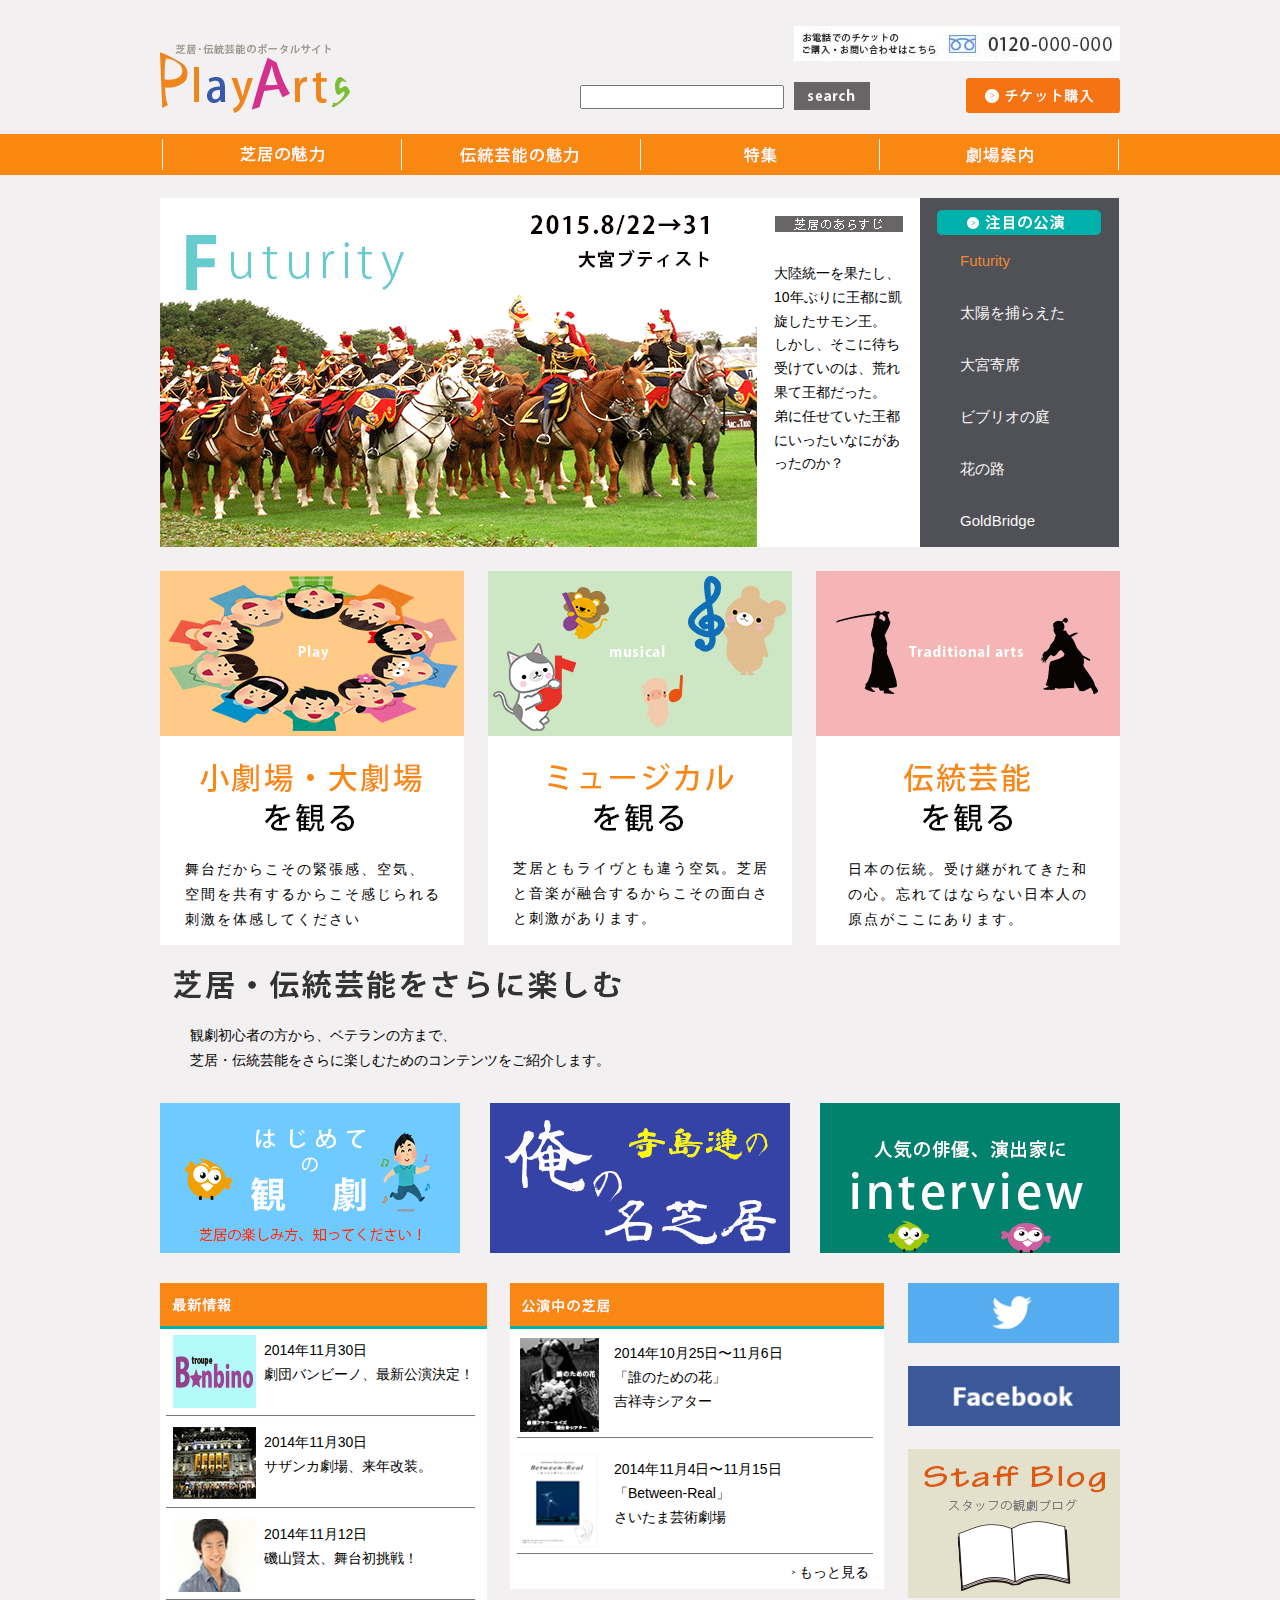
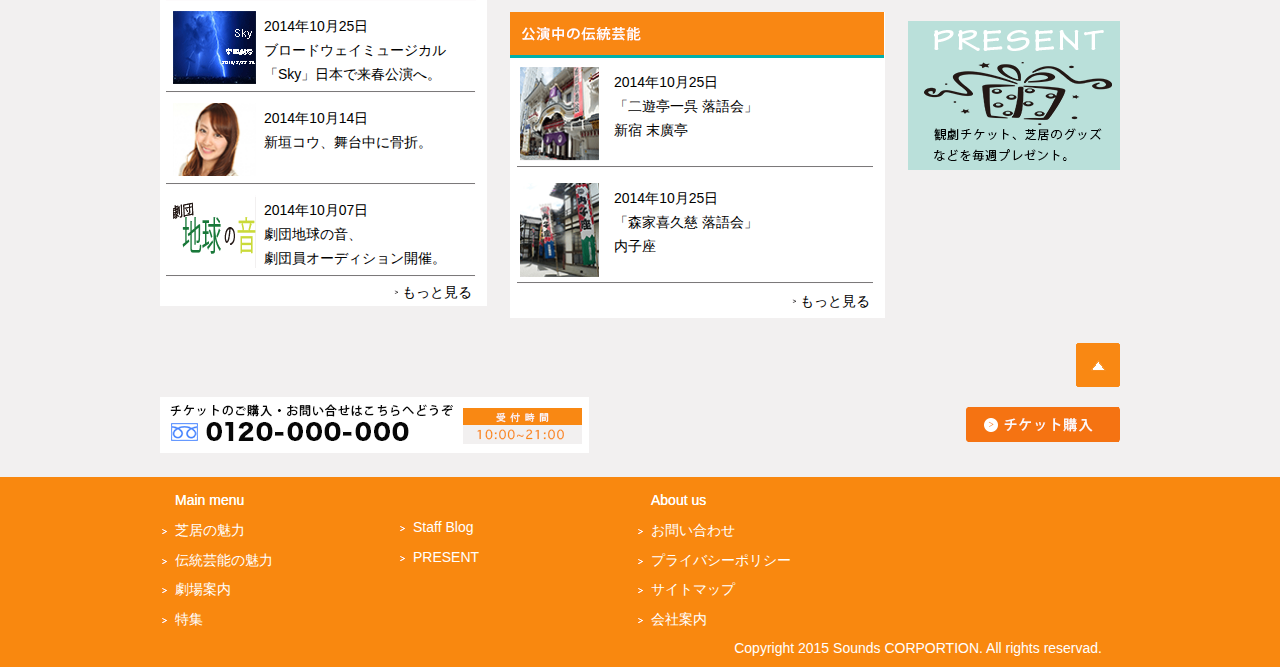
<file: index.html>
<!DOCTYPE html>
<html>
<head>
<title>芝居・古典芸能のポータルサイト【PlayArts】</title>
<meta http-equiv="Content-Type" content="text/html; charset=utf-8" />
<meta name="author" content="SounsCORPORTION" >
<meta name="description" content="芝居と古典芸能を楽しむためのポータルサイトPlayArts" >
<meta name="keywords" content="芝居、古典芸能、小劇場、大劇場、ミュージカル、落語、歌舞伎、能、狂言、演劇" >
<link href="common/css/style.css" rel="stylesheet" type="text/css" />
<script type="text/javascript" src="common/js/rollover.js"></script>
</head>
<body>
<header>
   <div id="headerInner">
          <h1 id="logo">
              <a href="index.html" id="top" class="rolloverImg">
                      <img src="common/images/logo.png" alt="Play Arts" width="190" height="69" />
              </a> 
          </h1>
         <div id="headerInnerRight">
               <p id="headerTel">
                    <img src="common/images/bnr_contact.jpg" alt="お問い合わせ" width="326" height="36" />
               </p>
              <div id="headerInnerRightSub">
                   <form action="#" method="get">
                       <input type="text" size="30" name="texbox" id="textbox" />
                      <input type="image" src="common/images/search.png" width="76" height="28" alt="検索" />
                  </form>
                       <p id="headerTicket">
                             <a href="ticket/index.html" class="rolloverImg">
                                  <img src="common/images/bnr_ticket.png" alt="チケット購入" width="154" height="35" />
                            </a>    
                      </p>
              </div><!--headerInnerRightSubの終了-->
        </div><!--headerInnerRightの終了-->
   </div><!--headerInnertの終了-->
   <nav id="featureNavi01">
       <ul>
            <li>
                  <img src="common/images/gnavisub1.png" alt=" 余白 "  width="2" height="41"/>
            </li>
            <li>
                 <a href="play/index.html">
                     <img src="common/images/gnavi01_off.png" alt=" 芝居 "  width="239" height="41"/>
                 </a>
            </li>
           <li>
                <a href="#">
                    <img src="common/images/gnavi02_off.png" alt=" 伝統芸能 "  width="239" height="41"/>
                 </a>
           </li>
           <li>
                <a href="contents/index.html">
                   <img src="common/images/gnavi03_off.png" alt=" 特集 " width="239" height="41">
                </a> 
           </li>
          <li>
                <a href="theatre/index.html">
                   <img src="common/images/gnavi04_off.png" alt=" 劇場案内 " width="239" height="41"/>
                </a>
          </li>
          <li>
               <img src="common/images/gnavisub2.png" alt=" 余白 " width="2" height="41"/>
          </li>
       </ul>
   </nav>
</header>
    <article id="contens" class="cf">
         <div id="mainPhoto">
            <div id="mainMain">
              <ul class="slide">
                            <li class="item">
                               <img src="images/futurity.png" alt=" Futurity "/>
                            </li>
                            <li class="item">
                                <img src="images/sun.png" alt="太陽を捕らえた" />
                            </li>
                            <li class="item">
                                <img src="images/yose.png" alt="大宮寄席" />
                            </li>
                            <li class="item">
                                <img src="images/biblio.png" alt="ビブリオの庭" />
                            </li>
                            <li class="item">
                                <img src="images/flowerroad.png" alt="花の路" />
                            </li>
                            <li class="item">
                                <img src="images/GoldBridge.png" alt="GoldBridge" />
                            </li>
                </ul>
               </div>
               <div id="mainText">
		          <h2><img src="images/title_arasuji.png" alt=" タイトル " width="128" height="16" /></h2>
                      <div id="synopsis">
                        <ul class="slideText">
			              <li class="itemText">
                          	大陸統一を果たし、10年ぶりに王都に凱旋したサモン王。<br>
                            しかし、そこに待ち受けていのは、荒れ果て王都だった。<br>
                            弟に任せていた王都にいったいなにがあったのか？<br>
                                
                         </li>
                         <li class="itemText">
                         	太陽を捕らえた。
                            その言葉を最後に男からの手紙が途絶えた。<br>
                            順調だった旅に何があったのか？
                            手紙を頼りに男の足取りを辿る。
                         </li>
                         <li class="itemText">
                         	恒例の大宮寄席。<br>
                            落語家<br>
                            漫才師<br>
                            話題のエンターテイナーが集まり、月に一度の競演が行われます。
                         </li>
                         <li class="itemText">
                          	世界の何処かにあると言われている美しい庭。<br>
                            その庭を見つけることができた者には、
                            至福のときがやってくるという。
                         </li>
                         <li class="itemText">
                            ただひたすらに真っ直ぐな花の路。<br>
                            どこまで続いているのか？<br>
                            どこまで行けるのか？<br>
                            たどり着いた先にはなにがあるのか？
                            ひたすらひたすら真っ直ぐ歩いて行く。
                         </li>
                         <li class="itemText">
                          	GoldBridge<br>
                            街の東西を結ぶ唯一の橋。 
                         </li>
                      </ul>
                 </div><!--itemText-->
		     </div><!--mainText-->
             <div id="mainTitle">
                <h2 id="titlemain"><img src="images/title_play.png" alt=" タイトル " width="164" height="25"/></h2>
                 <!--<img src="images/mnavi02_off.png" alt="Futurity" width="199" height="52"/>-->
                <ul>
                     <li>Futurity</li>
                     <li>太陽を捕らえた</li>
                     <li>大宮寄席</li>
                     <li>ビブリオの庭</li>
                     <li>花の路</li>
                     <li>GoldBridge</li>
                </ul>
             </div><!--mainTitleの終了-->
       </div><!--mainPhotoの終了-->
    <section id="mainContent">
         <a href="#" class="rolloverImg">
            <div id="contentPlay">
				    <h2>
                             <img src="images/bnr_play.png" alt=" 芝居 " width="304" height="165" />
                     </h2>
                             <p id="goPlay">
                                    <img src="images/title_playc.png" alt=" 小劇場、大劇場を観る "  width="222" height="69"/>
                             </p>
                             <p id="playMission">
                                         舞台だからこその緊張感、空気、<br>
                                         空間を共有するからこそ感じられる<br>
                                         刺激を体感してください
                             </p>
            </div>
          </a>  
          <a href="#" class="rolloverImg">
		       <div id="wrap02">
				    <h2>
                             <img src="images/bnr_musical.png" alt=" ミュージカル " width="304" height="165" />
                     </h2>
				            <p id="goMusical">
                                   <img src="images/title_musical.png" alt=" ミュージカルを観る "  width="186" height="69"/>
                            </p>
                            <p id="musicalMission">
                                        芝居ともライヴとも違う空気。芝居<br>
                                        と音楽が融合するからこその面白さ<br>
                                        と刺激があります。
                            </p>	
             </div>
          </a>
          <a href="#" class="rolloverImg">
		     <div id="wrap03">	
                  <h2>
                          <img src="images/bnr_traditionalarts.png" alt=" 伝統芸能 "  width="304" height="165"/>
                   </h2>
                         <p id="goArts">
                               <img src="images/title_traditionalarts.png" alt=" 伝統芸能を観る "  width="126" height="69"/>
                         </p>
                         <p id="artMission">
                                     日本の伝統。受け継がれてきた和<br>
                                     の心。忘れてはならない日本人の<br>                                        
                                     原点がここにあります。
                         </p>
              </div> 
           </a>    
   </section><!--mainContentの終了-->
   <div id="feature">
             <h2>
                     <img src="images/title_mission.png" alt=" 芝居 "  width="447" height="29"/>
            </h2>
                <p id="featureP">
                       観劇初心者の方から、ベテランの方まで、<br>
                       芝居・伝統芸能をさらに楽しむためのコンテンツをご紹介します。
                </p>
            <ul>
                <li id="feature01">
                    <a href="#" class="rolloverImg">
                      <img src="images/bnr_playgoing.png" alt=" はじめての観劇 "  width="300" height="150"/>
                    </a>
                </li>
                <li id="feature02">
                    <a href="#" class="rolloverImg">
                        <img src="images/bnr_terashima.png" alt=" 寺島漣の俺の名芝居"  width="300" height="150"/>
                    </a>
                </li>
                <li id="feature03"> 
                    <a href="#" class="rolloverImg">
                         <img src="images/bnr_interview.png" alt="インタビュー"  width="300" height="150"/>
                     </a>
                </li>
            </ul>
         </div><!--featureの終了-->
         <div id="mainNews">
              <section id="newsNew">
                  <h2>
                     <img src="images/title_news.png" alt=" 最新情報 " width="327" height="46" />
                  </h2>   
                   <ul>                 
                        <li class="new01">
                            <a href="#" class="rolloverImg">
                              <figure class="news01">
                                    <img src="images/news01.png" alt="" width="83" height="73" />
                                       <figcaption>
                                           2014年11月30日<br>
                                           劇団バンビーノ、最新公演決定！
                                      </figcaption>
                             </figure>
                             <figure class="news03">            
                                <img src="images/bar01.gif" alt="" width="310" height="2">
                         </figure>
                         </a>
                       </li>              
                        <li class="new01" >
                          <a href="#" class="rolloverImg"> 
                             <figure class="news01">
                                    <img src="images/news02.png" alt="" width="83" height="73" />
                                       <figcaption>
                                           2014年11月30日<br>
                                          サザンカ劇場、来年改装。
                                       </figcaption>
                            </figure>
                            <figure class="news03">            
                                  <img src="images/bar01.gif" alt="" width="310" height="2">
                            </figure>
                          </a>
                        </li>         
                        <li class="new01">
                          <a href="#" class="rolloverImg">
                            <figure class="news01">
                                 <img src="images/news03.png" alt="" width="83" height="73" />
                                    <figcaption>
                                         2014年11月12日<br>
                                         磯山賢太、舞台初挑戦！
                                    </figcaption>
                             </figure>
                             <figure class="news03">            
                                 <img src="images/bar01.gif" alt="" width="310" height="2">
                             </figure>
                           </a>
                         </li>
                         <li class="new01">
                           <a href="#" class="rolloverImg">
                             <figure class="news01">
                                 <img src="images/news04.png" alt="" width="83" height="73" />
                                    <figcaption>
                                          2014年10月25日<br>
                                         ブロードウェイミュージカル<br>
                                        「Sky」日本で来春公演へ。
                                    </figcaption>
                             </figure>
                             <figure class="news03">            
                                   <img src="images/bar01.gif" alt="" width="310" height="2">
                             </figure>  
                           </a>   
                        </li>
                        <li class="new01">
                           <a href="#" class="rolloverImg">
                             <figure class="news01">
                                    <img src="images/news05.png" alt="" width="83" height="73" />
                                         <figcaption>
                                               2014年10月14日<br>
                                               新垣コウ、舞台中に骨折。
                                        </figcaption>
                            </figure>
                            <figure class="news03">            
                                   <img src="images/bar01.gif" alt="" width="310" height="2">
                            </figure>     
                          </a>
                       </li>
                        <li class="new01">
                           <a href="#" class="rolloverImg">
                             <figure class="news01">
                                   <img src="images/news06.png" alt="" width="83" height="73" />
                                       <figcaption>
                                               2014年10月07日<br>
                                              劇団地球の音、<br>
                                              劇団員オーディション開催。
                                       </figcaption>
                            </figure>
                            <figure class="news03">            
                                   <img src="images/bar01.gif" alt="" width="310" height="2">
                            </figure>
                          </a>    
                        </li>
                        <li class="arrow">
                           <a href="#" class="rolloverImg">
                            もっと見る
                            </a>
                        </li>
                  </ul> 
              </section><!--newsNew終了-->
              <section id="newsPlay">
                     <h2>
                          <img src="images/title_playnews.png" alt=" 公演中の芝居 "  width="374" height="46"/>
                    </h2>
                          <ul>
                                <li class="play01">
                                  <a href="#" class="rolloverImg">
                                    <figure class="play02">
                                        <img src="images/play01.png" alt="" width="79" height="94" />
                                            <figcaption>
                                                 2014年10月25日〜11月6日<br>
                                              「誰のための花」<br>
                                                吉祥寺シアター
                                            </figcaption>
                                   </figure>
                                  <figure class="play03">            
                                        <img src="images/newsbar02.png" alt="" width="356" height="2">
                                  </figure>
                                </a>  
                            </li>
                               <li class="play01">
                                <a href="#" class="rolloverImg">
                                  <figure class="play02">                   
                                     <img src="images/play02.png" alt="" width="79" height="94" />
                                        <figcaption>
                                             2014年11月4日〜11月15日<br>
                                          「Between-Real」<br>
                                           さいたま芸術劇場
                                       </figcaption>   
                                </figure>
                                <figure class="play03">            
                                     <img src="images/newsbar02.png" alt="" width="356" height="2">
                               </figure>
                             </a>
                          </li>
                            <li class="arrow">
                               <a href="#" class="rolloverImg">
                                もっと見る
                               </a>
                           </li>
                    </ul>
              </section><!--newsPlay-->
              <section id="newsArts">
                   <h2>
                        <img src="images/title_artsnews.png" alt=" 公演中の伝統芸能"  width="374" height="46"/>
                  </h2>
                      <ul>
                          <li class="play01">
                             <a href="#" class="rolloverImg">
                              <figure class="play02">  
                                    <img src="images/arts01.png" alt="" width="79" height="94" />
                                          <figcaption>
                                               2014年10月25日<br>
                                            「二遊亭一呉  落語会」<br>
                                             新宿 末廣亭
                                         </figcaption>
                             </figure>
                             <figure class="play03">            
                                  <img src="images/newsbar02.png" alt="" width="356" height="2">
                             </figure> 
                            </a>
                          </li> 
                         <li class="play01">
                            <a href="#" class="rolloverImg">
                                  <figure class="play02">
                                       <img src="images/arts02.png" alt="" width="79" height="94" />
                                             <figcaption>
                                                 2014年10月25日<br>
                                               「森家喜久慈  落語会」<br>
                                                内子座
                                             </figcaption>
                                </figure>
                                <figure class="play03">            
                                     <img src="images/newsbar02.png" alt="" width="356" height="2">
                               </figure>
                            </a>
                         </li>    
                               <li class="arrow">
                                  <a href="#" class="rolloverImg">
                                   もっと見る
                                  </a>
                               </li>
                   </ul>
              </section><!--newsArts-->
          </div>
         <aside>
              <ul id="sub">
                   <li id="twitter">
                      <a href="#" class="rolloverImg">
                          <img src="images/bnr_twitter.png" alt=" ツイッター "  width="212" height="60"/>
                       </a>
                </li>
                <li id="facebook">
                    <a href="#" class="rolloverImg">
                         <img src="images/bnr_facebook.png" alt=" フェイスブック "  width="212"  height="60"/>
                     </a>
                </li>
                <li id="blog">
                    <a href="#" class="rolloverImg">
                          <img src="images/bnr_blog.png" alt=" スタッフブログ"   width="212" height="149"  />
                     </a>
                </li>
                 <li id="present">
                      <a href="#" class="rolloverImg">
                           <img src="images/bnr_present.png" alt=" プレゼント"  width="212" height="149"/>
                      </a>
                 </li>
              </ul>
         </aside>
</article><!--contents終了-->
  <div id="footerTop">
             <ul>
                 <li id="footerTop01">
                     <a href="#top" class="rolloverImg">
                          <img src="common/images/to_top.png" alt=" トップへ " width="44"  height="44" />
                     </a> 
                 </li>
                 <li id="footerTop02">
                      <img src="common/images/bnr_contact2.png" alt=" お問い合わせ "  width="429" height="56"/>
                 </li>
                 <li id="footerTop03">
                       <a href="ticket/index.html" class="rolloverImg">
                            <img src="common/images/bnr_ticket2.png" alt=" チケット購入 "  width="154" height="35"/>
                       </a>
                 </li>
           </ul>
  </div><!--footerTop終了-->
<footer>
   <div id="footerInner">
       <div id="footerMenu"> 
           <p class="footerP">
                Main menu
          </p>
              <ul>
                 <li>
                     <a href="play/index.html" class="textFooter">
                         芝居の魅力
                      </a>
                 </li>
                 <li>
                     <a href="#" class="textFooter">
                          伝統芸能の魅力
                      </a>
                 </li>
                 <li>
                     <a href="theatre/index.html" class="textFooter">
                          劇場案内
                      </a>
                 </li>
                 <li>
                     <a href="contents/index.html" class="textFooter">
                         特集
                      </a>
                  </li>
             </ul>
      </div><!--footerMenu-->
      <div id="footerMenu02" class="cf">
            <ul>
                <li>
                   <a href="#" class="textFooter">
                        Staff Blog
                    </a>
                </li>
                <li>
                    <a href="#" class="textFooter">
                         PRESENT
                     </a>
                </li>
            </ul>
      </div><!--footerMenu02-->
      <div id="footerAbout" class="cf"> 
         <p  class="footerP">
              About us
         </p>
             <ul>
                <li>
                     <a href="#" class="textFooter">
                          お問い合わせ
                      </a>
                </li>
                <li>
                     <a href="#" class="textFooter">
                         プライバシーポリシー
                      </a>
                </li>  
                <li>
                     <a href="#" class="textFooter">
                         サイトマップ
                      </a>
                </li>
                <li>
                     <a href="#" class="textFooter">
                         会社案内
                      </a>
                 </li>
            </ul>
      </div><!--footerAbout-->
             <p id="copyright">
                   Copyright 2015 Sounds CORPORTION. All rights reservad.
             </p>
      </div><!--footerInner-->
  </footer>
  <script type="text/javascript" src="common/js/jquery-2.2.0.min.js"></script>
  <script type="text/javascript" src="common/js/slider.js"></script>
</body>
</html>
</file>
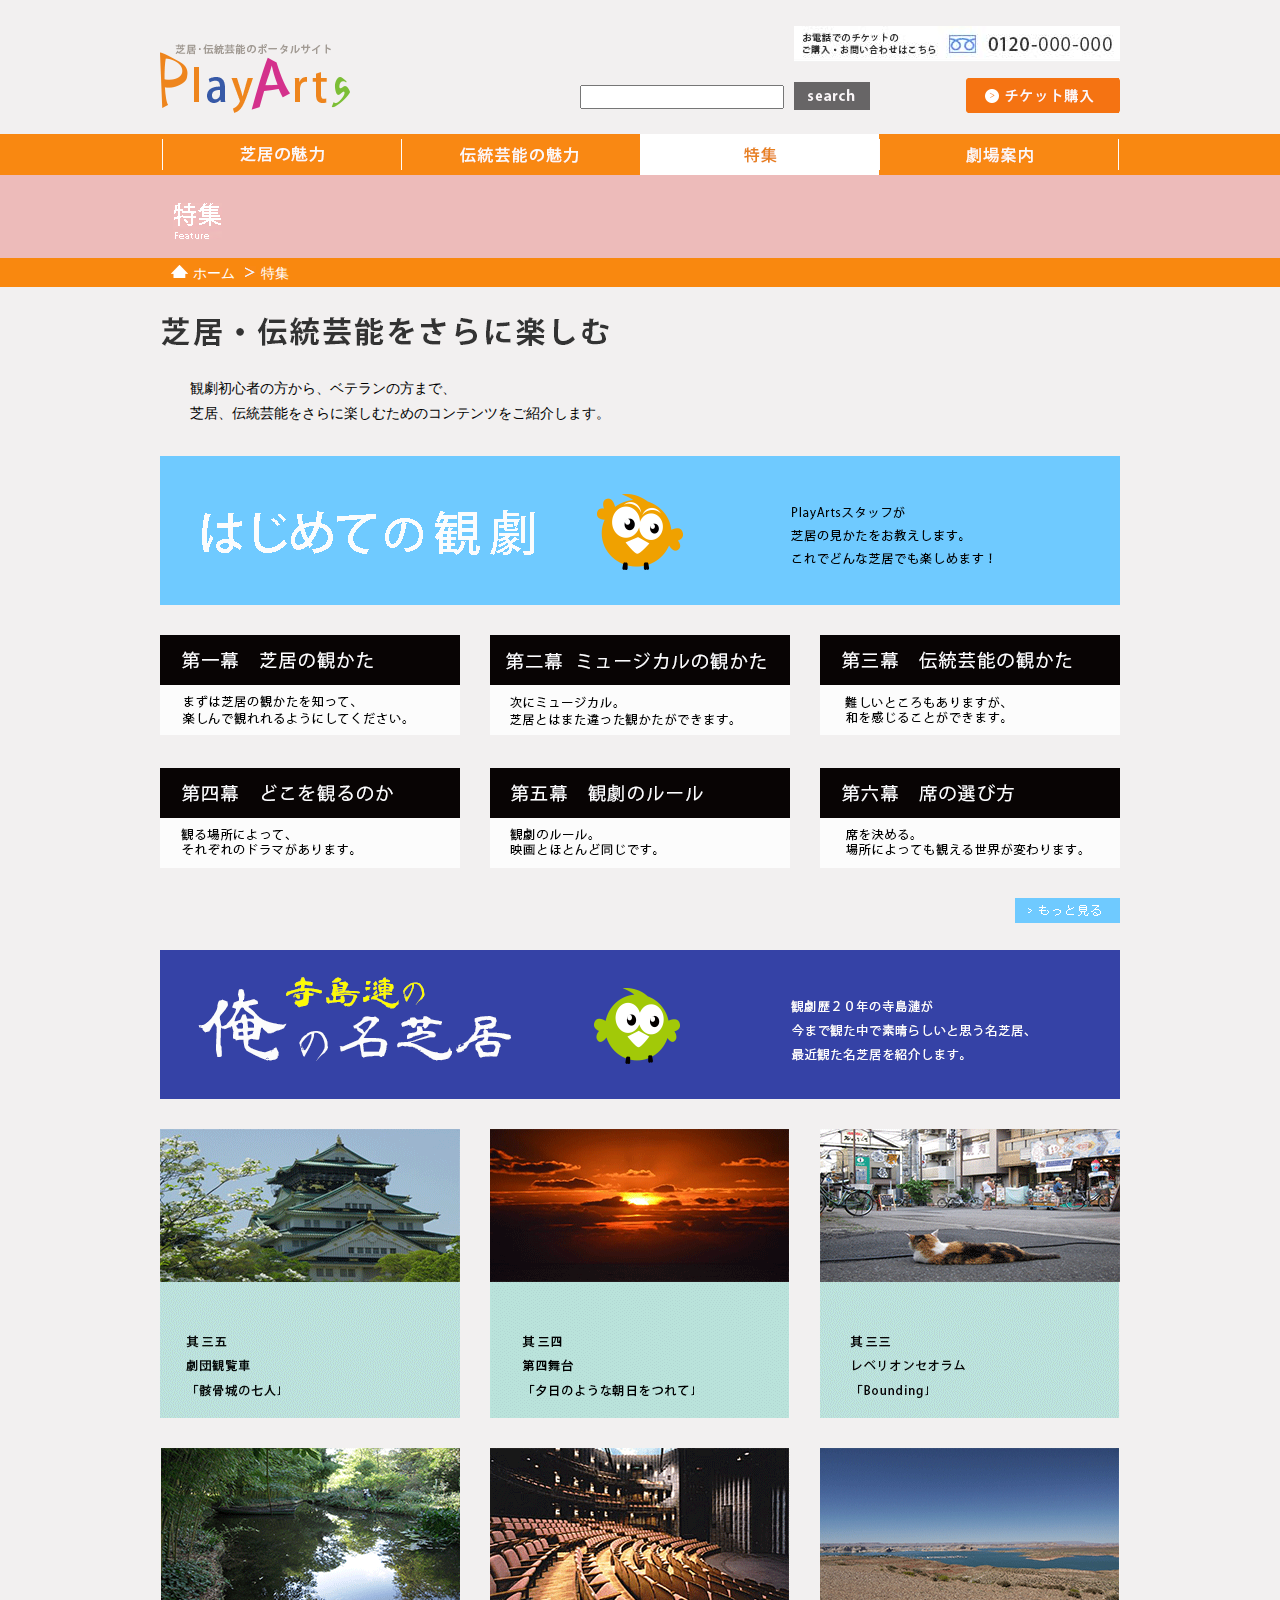
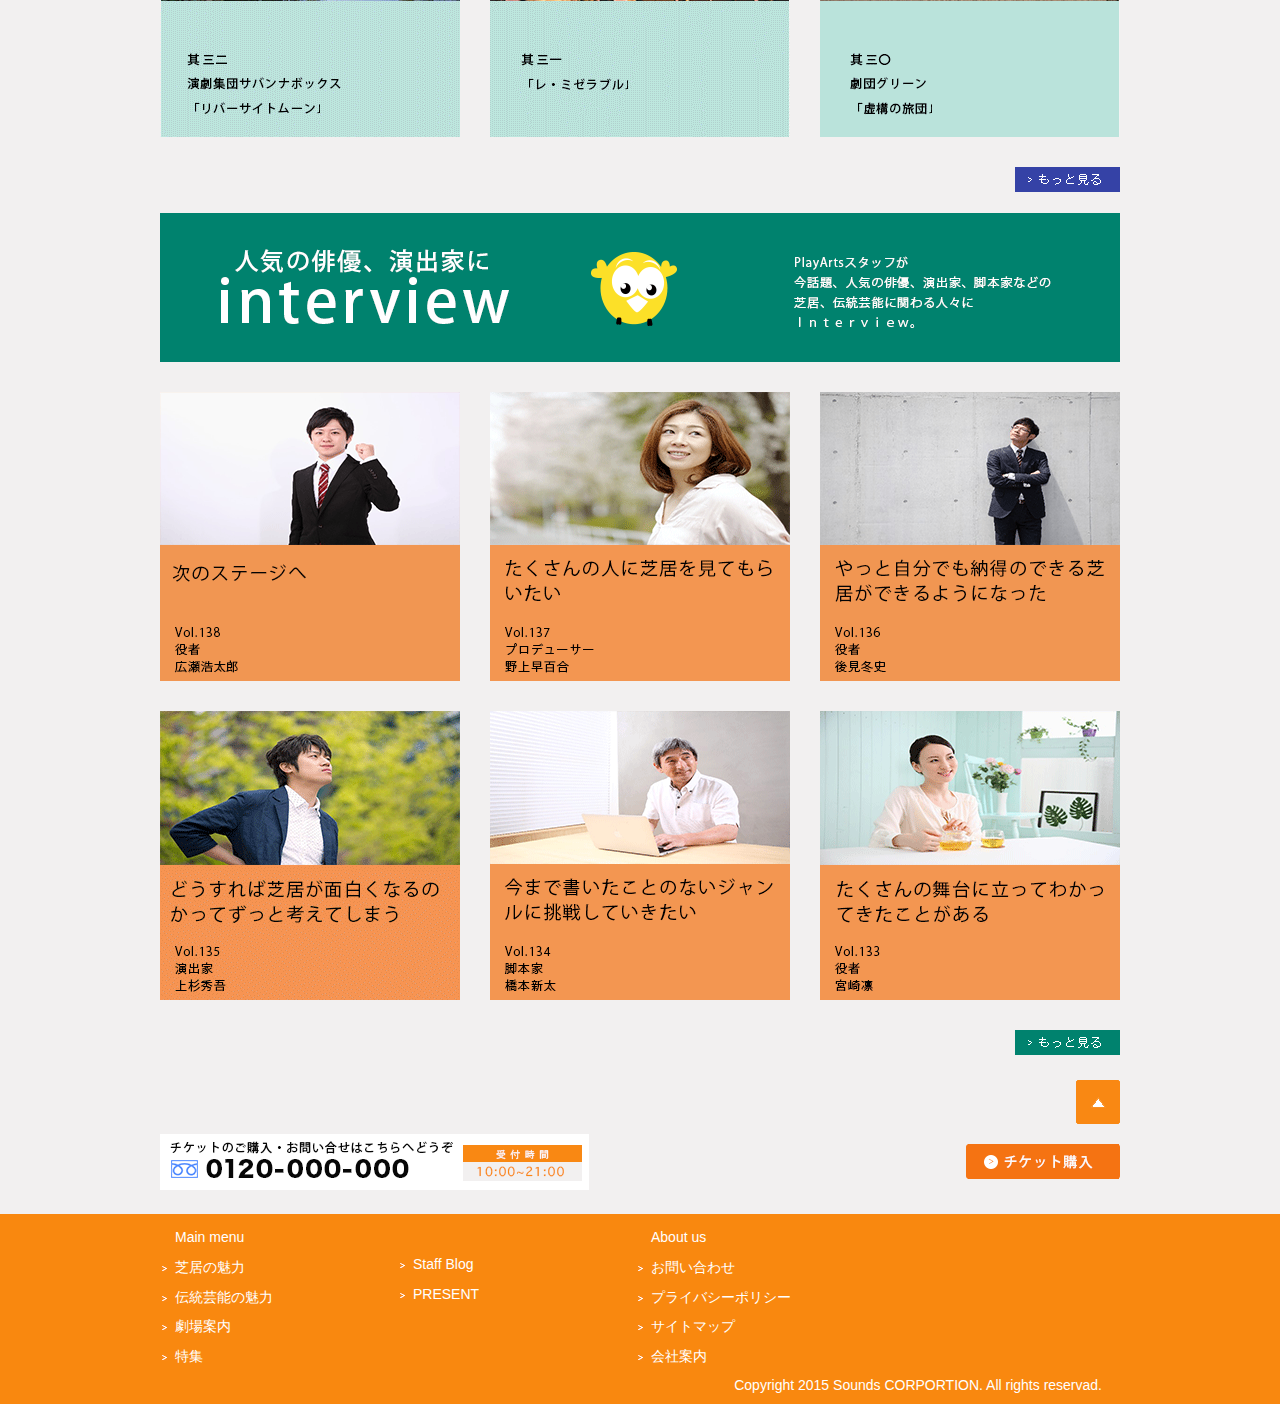
<file: contents/index.html>
<!DOCTYPE html>
<html>
<head>
<title>芝居・古典芸能のポータルサイト【PlayArts】</title>
<meta http-equiv="Content-Type" content="text/html; charset=utf-8" />
<meta name="author" content="SounsCORPORTION" >
<meta name="description" content="芝居と古典芸能を楽しむためのポータルサイトPlayArts" >
<meta name="keywords" content="芝居、古典芸能、小劇場、大劇場、ミュージカル、落語、歌舞伎、能、狂言、演劇" >
<link href="../common/css/style.css" rel="stylesheet" type="text/css" />
<link href="../common/css/play.css" rel="stylesheet" type="text/css" />
<script type="text/javascript" src="../common/js/rollover.js"></script>
</head>
<body>
<header>
   <div id="headerInner">
          <h1 id="logo">
              <a href="../index.html" id="top" class="rolloverImg">
                      <img src="../common/images/logo.png" alt="Play Arts" width="190" height="69" />
              </a> 
          </h1>
         <div id="headerInnerRight">
               <p id="headerTel"> 
                     <img src="../common/images/bnr_contact.jpg" alt="お問い合わせ" width="326" height="36" />
              </p>
              <div id="headerInnerRightSub">
                   <form action="#" method="get">
                       <input type="text" size="30" name="texbox" id="textbox" />
                      <input type="image" src="../common/images/search.png" alt="検索" />
                  </form>
                       <p id="headerTicket">
                             <a href="../ticket/index.html" class="rolloverImg">
                                  <img src="../common/images/bnr_ticket.png" alt="チケット購入" width="154" height="35" />
                            </a>    
                      </p>
              </div><!--headerInnerRightSubの終了-->
        </div><!--headerInnerRightの終了-->
   </div><!--headerInnertの終了-->
   <nav id="featureNavi01">
       <ul>
            <li>
                  <img src="../common/images/gnavisub1.png" alt=" 余白 "  width="2" height="41"/>
            </li>
            <li>
                 <a href="../play/index.html">
                     <img src="../common/images/gnavi01_off.png" alt=" 芝居 "  width="239" height="41"/>
                 </a>
            </li>
           <li>
                <a href="#">
                    <img src="../common/images/gnavi02_off.png" alt=" 伝統芸能 "  width="239" height="41"/>
             </a>
           </li>
           <li>
                <a href="#">
                   <img src="../common/images/gnavi03_on.png" alt=" 特集 " width="239" height="41"/>
                </a> 
           </li>
          <li>
                <a href="../theatre/index.html">
                   <img src="../common/images/gnavi04_off.png" alt=" 劇場案内 " width="239" height="41"/>
                </a>
          </li>
          <li>
               <img src="../common/images/gnavisub2.png" alt=" 余白 " width="2" height="41"/>
          </li>
       </ul>
   </nav>
</header>
<div id="playHeader">
         <div id="playHeaderInner">
           <figure>
               <img src="images/feature.png" alt="特集" width="49" height="36"  id="playTitle"/>
            </figure>
         </div><!--playHeaderInnerの終了-->
     </div><!--playHeaderの終了-->
<div id="obi">
         <div id="obiInner">
            <ul>
              <li>
                 <img src="../common/images/home.png" alt="HOME" width="17" height="13" id="home" />
              </li>
              <li>
                      <a href="#" id="home1">
                          ホーム
                     </a>
              </li>
              <li>
                     <img src="../common/images/arrow1.png" alt="矢印" width="11" height="11" id="home2" />
               </li>
               <li>
                    <a href="#"  id="home3">
                         特集
                    </a>
               </li>
             </ul>
       </div><!--obiInnerの終了-->
     </div><!--obiの終了-->
<div id="featureContens">
       <h2 id="featureTitle">
          <img src="images/featureTitle.png" alt="芝居、伝統芸能をさらに楽しむ" width="449" height="29">
       </h2> 
       <p id="featureTitle01">
            観劇初心者の方から、ベテランの方まで、<br>
            芝居、伝統芸能をさらに楽しむためのコンテンツをご紹介します。
       </p>
    <section id="featurePlay">
       <h2>
          <img src="images/featurePlay.png" alt="はじめての観劇" width="960" height="149">
        </h2>
        <ol>
           <li id="featurePlay01">
           <a href="#" class="rolloverImg">
                  <img src="images/featurePlay01.png" alt="第一幕芝居の観かた" width="300" height="100">    
          </a>
          </li>
          <li id="featurePlay02">
          <a href="#" class="rolloverImg">         
                    <img src="images/featurePlay02.png" alt="第二幕ミュージカルの観かた" width="300" height="100">  
           </a>
           </li>
           <li id="featurePlay03">
           <a href="#" class="rolloverImg">
                    <img src="images/featurePlay03.png" alt="伝統芸能の観かた" width="300" height="100">
           </a>
           </li>
           <li id="featurePlay04">
          <a href="#" class="rolloverImg">
                   <img src="images/featurePlay04.png" alt="どこを観るのか" width="300" height="100">
          </a>
          </li>
          <li id="featurePlay05">
          <a href="#" class="rolloverImg">      
                  <img src="images/featurePlay05.png" alt="観劇のルール" width="300" height="100">
          </a>
          </li>
          <li id="featurePlay06">
          <a href="#" class="rolloverImg">
                  <img src="images/featurePlay06.png" alt="席の選び方" width="300" height="100">    
          </a>
          </li>
          <li class="featureMore">
          <a href="#" class="rolloverImg">
                   <img src="images/more01.png" alt="もっと見る" width="105" height="25">
          </a>
          </li>
          </ol>
     </section>
     <section id="futureMeishibai">
          <h2>
               <img src="images/futureMeishibai.png" alt="俺の名芝居" width="960" height="149">
          </h2>
          <ol>
          <li  class="featureSection01">
          <a href="#" class="rolloverImg">
                     <img src="images/featureMeishibai01.png" alt="" width="300" height="289">
          </a>
           </li>
            <li  class="featureSection02">
          <a href="#" class="rolloverImg">  
                    <img src="images/featureMeishibai02.png" alt="" width="300" height="289">
          </a>
           </li>
            <li  class="featureSection03">
          <a href="#" class="rolloverImg">
                    <img src="images/featureMeishibai03.png" alt="" width="300" height="289">
          </a>
           </li>
            <li  class="featureSection04">
          <a href="#" class="rolloverImg">
                    <img src="images/featureMeishibai04.png" alt="" width="300" height="289">
           </a>
            </li>
             <li  class="featureSection05">
           <a href="#" class="rolloverImg">
                       <img src="images/featureMeishibai05.png" alt="" width="300" height="289">
            </a>
             </li>
              <li  class="featureSection06">
            <a href="#" class="rolloverImg">
                     <img src="images/featureMeishibai06.png" alt="" width="300" height="289">
            </a>
             </li>
              <li class="featureMore">
            <a href="#" class="rolloverImg"> 
                     <img src="images/more02.png" alt="もっと見る" width="105" height="25">
            </a>
             </li>
        </ol>
      </section>
  <section id="featureInterview">
           <h2>
                <img src="images/featureInterview.png" alt="interview" width="960" height="149">
           </h2>
           <ol>
            <li  class="featureSection01">
           <a href="#" class="rolloverImg">
                     <img src="images/featureInterview01.png" alt="Vol.138" width="300" height="289">
          </a>
           </li>
            <li  class="featureSection02">
          <a href="#" class="rolloverImg">
                    <img src="images/featureInterview02.png" alt="Vol.137" width="300" height="289">
          </a>
           </li>
            <li  class="featureSection03">
          <a href="#" class="rolloverImg">
                    <img src="images/featureInterview03.png" alt="Vol.136" width="300" height="289">
          </a>
           </li>
            <li  class="featureSection04">
          <a href="#" class="rolloverImg">
                    <img src="images/featureInterview04.png" alt="Vol.135" width="300" height="289">
           </a>
            </li>
             <li  class="featureSection05">
           <a href="#" class="rolloverImg">
                       <img src="images/featureInterview05.png" alt="Vol.134" width="300" height="289">
            </a>
             </li>
              <li  class="featureSection06">
            <a href="#" class="rolloverImg">
                     <img src="images/featureInterview06.png" alt="Vol.133" width="300" height="289"> 
            </a>
             </li>
              <li class="featureMore">
            <a href="#" class="rolloverImg"> 
                     <img src="images/more03.png" alt="もっと見る" width="105" height="25">
            </a>
             </li>
             </ol>
  </section>
</div>
  <div id="footerTop">
             <ul>
                 <li id="footerTop01">
                     <a href="#top" class="rolloverImg">
                          <img src="../common/images/to_top.png" alt=" トップへ " width="44"  height="44" />
                     </a> 
                 </li>
                 <li id="footerTop02">
                      <img src="../common/images/bnr_contact2.png" alt=" お問い合わせ "  width="429" height="56"/>
                 </li>
                 <li id="footerTop03">
                       <a href="../ticket/index.html" class="rolloverImg">
                            <img src="../common/images/bnr_ticket2.png" alt=" チケット購入 "  width="154" height="35"/>
                       </a>
                 </li>
           </ul>
    </div><!--footerTop終了-->
<footer>
   <div id="footerInner">
       <div id="footerMenu"> 
           <p>
                Main menu
          </p>
              <ul>
                 <li>
                     <a href="play/index.html" class="textFooter">
                         芝居の魅力
                      </a>
                 </li>
                 <li>
                     <a href="#" class="textFooter">
                          伝統芸能の魅力
                      </a>
                 </li>
                 <li>
                     <a href="theatre/index.html" class="textFooter">
                          劇場案内
                      </a>
                 </li>
                 <li>
                     <a href="contents/index.html" class="textFooter">
                         特集
                      </a>
                  </li>
             </ul>
      </div><!--footerMenu-->
      <div id="footerMenu02">
            <ul>
                <li>
                   <a href="#" class="textFooter">
                        Staff Blog
                    </a>
                </li>
                <li>
                    <a href="#" class="textFooter">
                         PRESENT
                     </a>
                </li>
            </ul>
      </div><!--footerMenu02-->
      <div id="footerAbout"> 
         <p>
              About us
         </p>
             <ul>
                <li>
                     <a href="#" class="textFooter">
                          お問い合わせ
                      </a>
                </li>
                <li>
                     <a href="#" class="textFooter">
                         プライバシーポリシー
                      </a>
                </li>  
                <li>
                     <a href="#" class="textFooter">
                         サイトマップ
                      </a>
                </li>
                <li>
                     <a href="#" class="textFooter">
                         会社案内
                      </a>
                 </li>
            </ul>
      </div><!--footerAbout-->
             <p id="copyright">
                   Copyright 2015 Sounds CORPORTION. All rights reservad.
             </p>
      </div><!--footerInner-->
  </footer>
</body>
</html>
</file>
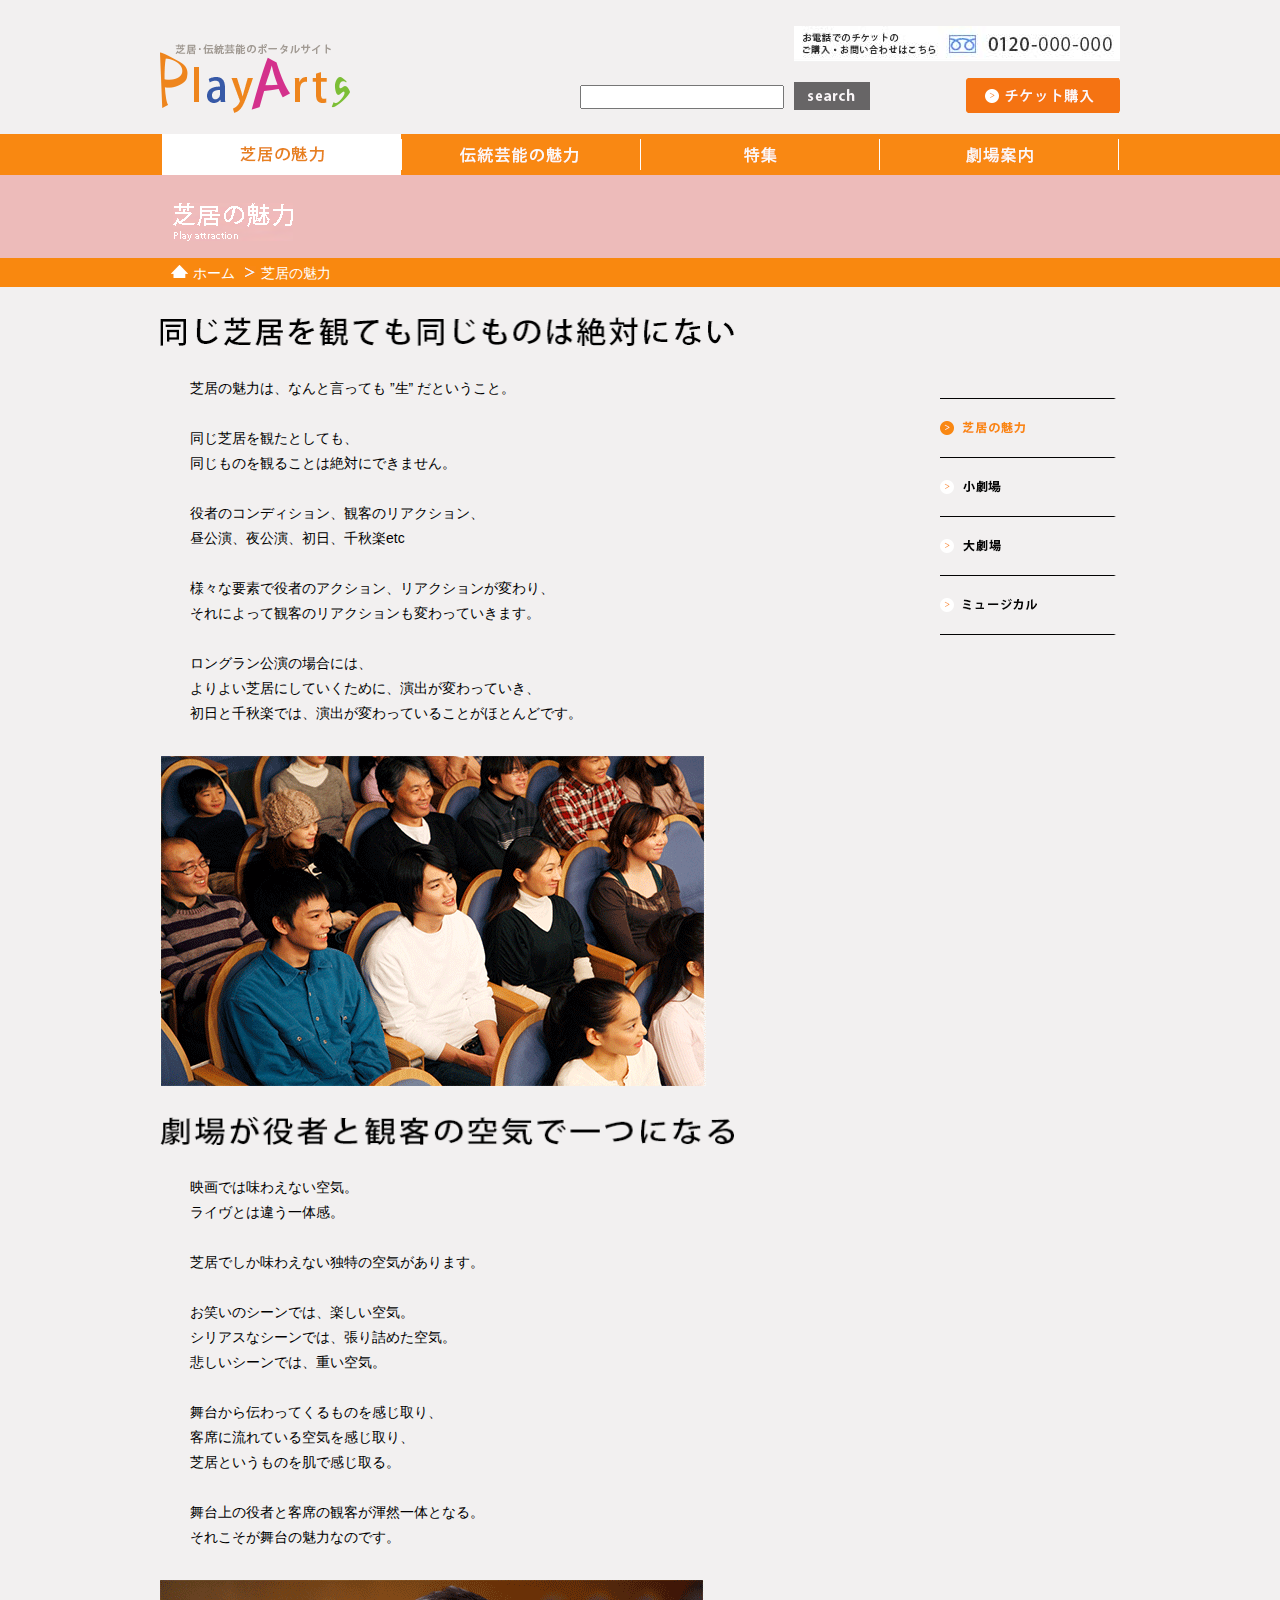
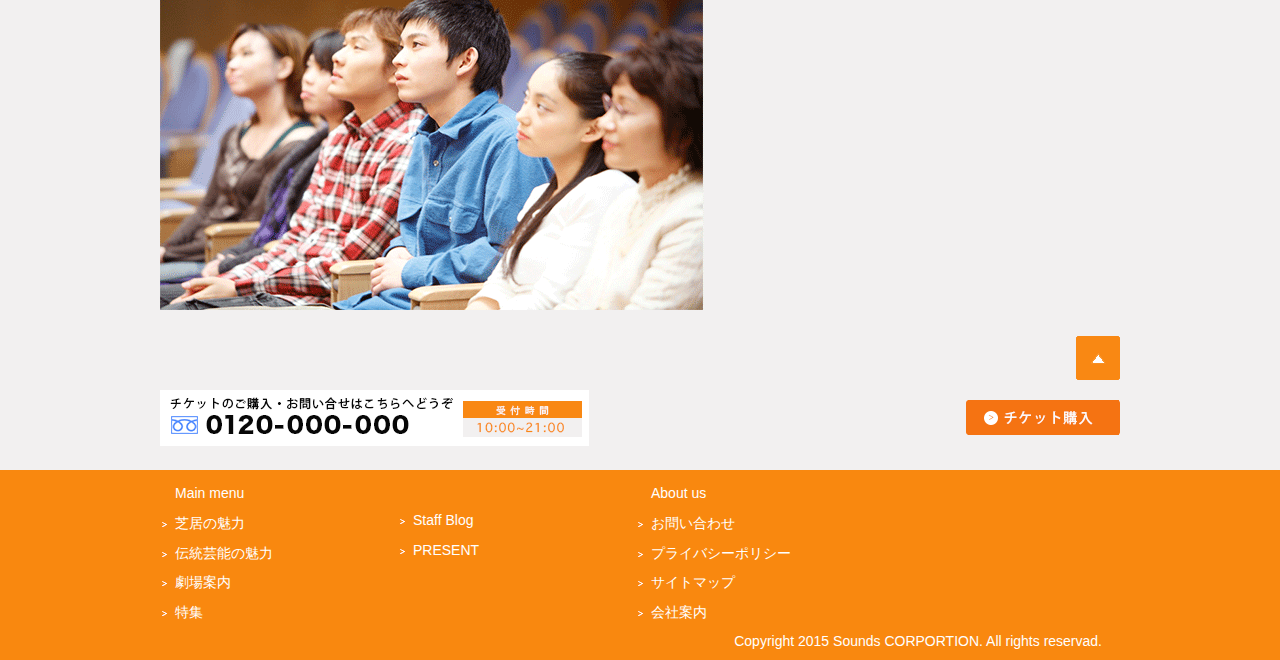
<file: play/index.html>
<!DOCTYPE html>
<html>
<head>
<title>芝居・古典芸能のポータルサイト【PlayArts】</title>
<meta http-equiv="Content-Type" content="text/html; charset=utf-8" />
<meta name="author" content="SounsCORPORTION" >
<meta name="description" content="芝居と古典芸能を楽しむためのポータルサイトPlayArts" >
<meta name="keywords" content="芝居、古典芸能、小劇場、大劇場、ミュージカル、落語、歌舞伎、能、狂言、演劇" >
<link href="../common/css/style.css" rel="stylesheet" type="text/css" />
<link href="../common/css/play.css" rel="stylesheet" type="text/css" />
<script type="text/javascript" src="../common/js/rollover.js"></script>
</head>
<body>
<header>
   <div id="headerInner">
          <h1 id="logo">
              <a href="../index.html" id="top" class="rolloverImg">
                      <img src="../common/images/logo.png" alt="Play Arts" width="190" height="69" />
              </a> 
          </h1>
         <div id="headerInnerRight">
               <p id="headerTel"> 
                     <img src="../common/images/bnr_contact.jpg" alt="お問い合わせ" width="326" height="36" />
              </p>
              <div id="headerInnerRightSub">
                   <form action="#" method="get">
                       <input type="text" size="30" name="texbox" id="textbox" />
                      <input type="image" src="../common/images/search.png" alt="検索" />
                  </form>
                       <p id="headerTicket">
                             <a href="../ticket/index.html" class="rolloverImg">
                                  <img src="../common/images/bnr_ticket.png" alt="チケット購入" width="154" height="35" />
                            </a>    
                      </p>
              </div><!--headerInnerRightSubの終了-->
        </div><!--headerInnerRightの終了-->
   </div><!--headerInnertの終了-->
   <nav id="featureNavi01">
       <ul>
            <li>
                  <img src="../common/images/gnavisub1.png" alt=" 余白 "  width="2" height="41"/>
            </li>
            <li>
                 <a href="#">
                     <img src="../common/images/gnavi01_on.png" alt=" 芝居 "  width="239" height="41"/>
                 </a>
            </li>
           <li>
                <a href="#">
                    <img src="../common/images/gnavi02_off.png" alt=" 伝統芸能 "  width="239" height="41"/>
             </a>
           </li>
           <li>
                <a href="../contents/index.html">
                   <img src="../common/images/gnavi03_off.png" alt=" 特集 " width="239" height="41"/>
                </a> 
           </li>
          <li>
                <a href="../theatre/index.html">
                   <img src="../common/images/gnavi04_off.png" alt=" 劇場案内 " width="239" height="41"/>
                </a>
          </li>
          <li>
               <img src="../common/images/gnavisub2.png" alt=" 余白 " width="2" height="41"/>
          </li>
       </ul>
   </nav>
</header>
 <div id="playHeader">
         <div id="playHeaderInner">
             <img src="images/playtop.png" alt="芝居の魅力" width="120" height="38"  id="playTitle"/>
         </div><!--playHeaderInnerの終了-->
     </div><!--playHeaderの終了-->
<div id="obi">
         <div id="obiInner">
            <ul>
              <li>
                 <img src="../common/images/home.png" alt="HOME" width="17" height="13" id="home" />
              </li>
              <li>
                      <a href="#" id="home1">
                          ホーム
                     </a>
              </li>
              <li>
                     <img src="../common/images/arrow1.png" alt="矢印" width="11" height="11" id="home2" />
               </li>
               <li>
                    <a href="#"  id="home3">
                         芝居の魅力
                    </a>
               </li>
             </ul>
       </div><!--obiInnerの終了-->
     </div><!--obiの終了-->
     <div id="playContens">
          <div id="playContensInner">
               <h2>
                    <img src="images/playmission.png"  alt="同じ芝居を観ても同じものは絶対にない" width="574" height="29" id="playTitle1" />
               </h2>
                  <p id="playGoing">
                        芝居の魅力は、なんと言っても ”生” だということ。<br>
                        <br>
                       同じ芝居を観たとしても、<br>
                       同じものを観ることは絶対にできません。<br>
                       <br>
                       役者のコンディション、観客のリアクション、<br>
                       昼公演、夜公演、初日、千秋楽etc<br>
                       <br>
                       様々な要素で役者のアクション、リアクションが変わり、<br>
                       それによって観客のリアクションも変わっていきます。<br>
                       <br>
                       ロングラン公演の場合には、<br>
                       よりよい芝居にしていくために、演出が変わっていき、<br>
                       初日と千秋楽では、演出が変わっていることがほとんどです。
                </p>
                <p>
                      <img src="images/play_38.png" alt=" " width="546" height="330" id="playImages1"/>
                </p>
        <h2>
            <img src="images/playmission2.png" alt="劇場が役者と観客の空気で一つになる" width="574" height="29" id="playTitle2"/>
         </h2>
              <p id="playGoing2">
                     映画では味わえない空気。<br>
                     ライヴとは違う一体感。<br>
                     <br>
                     芝居でしか味わえない独特の空気があります。<br>
                     <br>
                     お笑いのシーンでは、楽しい空気。<br>
                     シリアスなシーンでは、張り詰めた空気。<br>
                     悲しいシーンでは、重い空気。<br>
                     <br>
                     舞台から伝わってくるものを感じ取り、<br>
                     客席に流れている空気を感じ取り、<br>
                     芝居というものを肌で感じ取る。<br>
                     <br>
                    舞台上の役者と客席の観客が渾然一体となる。<br>
                    それこそが舞台の魅力なのです。
                </p>
                <p>
                    <img src="images/play_47.png" alt=" " width="544" height="330" id="playImages2"/>
                </p>
    </div><!--playContensInnerの終了-->
    <nav id="playMenu">
        <ul>
             <li>
                 <img src="../common/images/playBar.png" alt="バー" width="176" height="3">
             </li>
               <li>
                <a href="#" class="pMenu">
                    <img src="images/pNavi01.png" alt="芝居の魅力" width="85" height="14">
               </a>
           </li>
           <li>
                 <img src="../common/images/playBar.png" alt="バー" width="176" height="3">
             </li>
           <li>
                <a href="#" class="pMenu">
                     <img src="images/pNavi02_off.png" alt="小劇場" width="61" height="14">
                </a>
            </li>
            <li>
                 <img  src="../common/images/playBar.png" alt="バー" width="176" height="3">
             </li>
            <li>
                <a href="#" class="pMenu">
                    <img src="images/pNavi03_off.png" alt="大劇場" width="61" height="14">
                </a>
             </li>
             <li>
                 <img  src="../common/images/playBar.png" width="176" height="3" alt="">
             </li>
             <li>
                   <a href="#" class="pMenu">
                        <img src="images/pNavi04_off.png" alt="ミュージカル" width="97" height="14">
                 </a>
              </li>
                 <li>
                 <img src="../common/images/playBar.png" width="176" height="3" alt="">
             </li>
        </ul>
     </nav><!--playMenuの終了-->
     </div><!--playContensの終了-->
  <div id="footerTop">
             <ul>
                 <li id="footerTop01">
                     <a href="#top" class="rolloverImg">
                          <img src="../common/images/to_top.png" alt=" トップへ " width="44"  height="44" />
                     </a> 
                 </li>
                 <li id="footerTop02">
                      <img src="../common/images/bnr_contact2.png" alt=" お問い合わせ "  width="429" height="56"/>
                 </li>
                 <li id="footerTop03">
                       <a href="../ticket/index.html" class="rolloverImg">
                            <img src="../common/images/bnr_ticket2.png" alt=" チケット購入 "  width="154" height="35"/>
                       </a>
                 </li>
           </ul>
    </div><!--footerTop終了-->
<footer>
   <div id="footerInner">
       <div id="footerMenu"> 
           <p>Main menu</p>
              <ul>
                 <li>
                     <a href="play/index.html" class="textFooter">
                         芝居の魅力
                      </a>
                 </li>
                 <li>
                     <a href="#" class="textFooter">
                          伝統芸能の魅力
                      </a>
                 </li>
                 <li>
                     <a href="theatre/index.html" class="textFooter">
                          劇場案内
                      </a>
                 </li>
                 <li>
                     <a href="contents/index.html" class="textFooter">
                         特集
                      </a>
                  </li>
             </ul>
      </div><!--footerMenu-->
      <div id="footerMenu02">
            <ul>
                <li>
                   <a href="#" class="textFooter">
                        Staff Blog
                    </a>
                </li>
                <li>
                    <a href="#" class="textFooter">
                         PRESENT
                     </a>
                </li>
            </ul>
      </div><!--footerMenu02-->
      <div id="footerAbout"> 
         <p>About us</p>
             <ul>
                <li>
                     <a href="#" class="textFooter">
                          お問い合わせ
                      </a>
                </li>
                <li>
                     <a href="#" class="textFooter">
                         プライバシーポリシー
                      </a>
                </li>  
                <li>
                     <a href="#" class="textFooter">
                         サイトマップ
                      </a>
                </li>
                <li>
                     <a href="#" class="textFooter">
                         会社案内
                      </a>
                 </li>
            </ul>
      </div><!--footerAbout-->
             <p id="copyright">Copyright 2015 Sounds CORPORTION. All rights reservad.</p>
      </div><!--footerInner-->
  </footer>
</body>
</html>
</file>
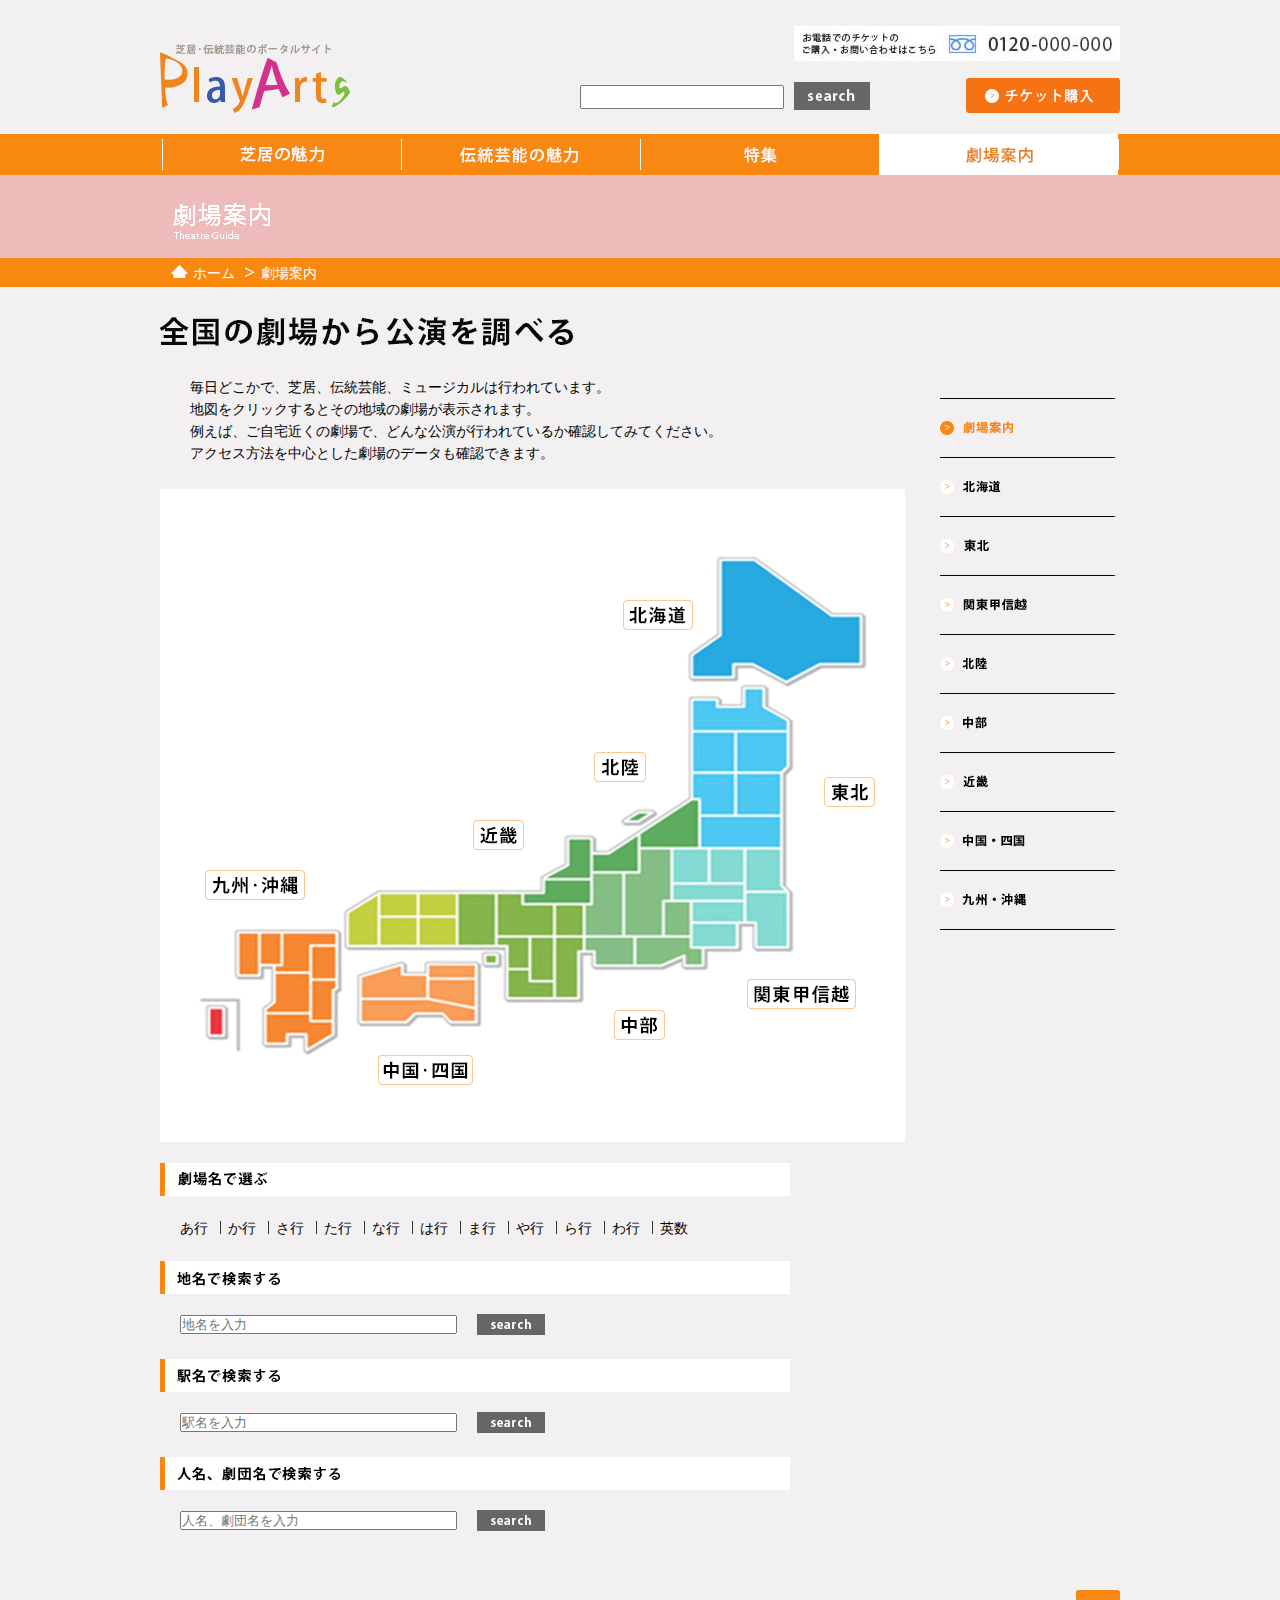
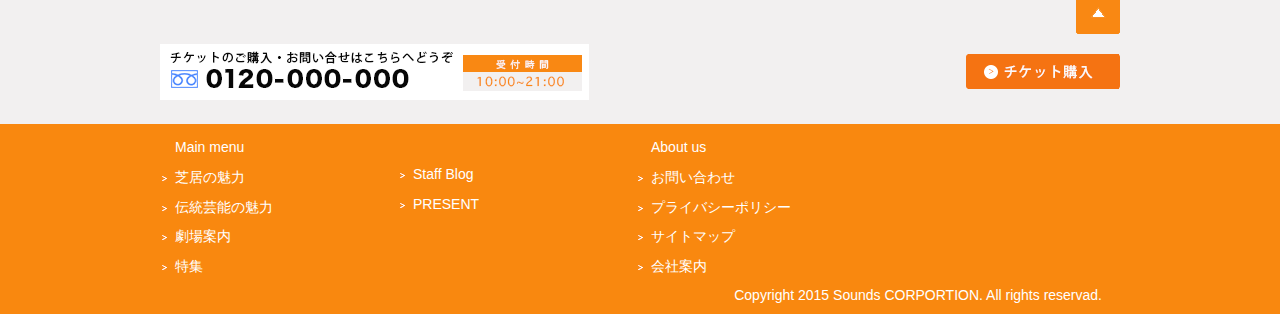
<file: theatre/index.html>
<!DOCTYPE html>
<html>
<head>
<title>芝居・古典芸能のポータルサイト【PlayArts】</title>
<meta http-equiv="Content-Type" content="text/html; charset=utf-8" />
<meta name="author" content="SounsCORPORTION" >
<meta name="description" content="芝居と古典芸能を楽しむためのポータルサイトPlayArts" >
<meta name="keywords" content="芝居、古典芸能、小劇場、大劇場、ミュージカル、落語、歌舞伎、能、狂言、演劇" >
<link href="../common/css/style.css" rel="stylesheet" type="text/css" />
<link href="../common/css/play.css" rel="stylesheet" type="text/css" />
<script type="text/javascript" src="../common/js/rollover.js"></script>
</head>
<body>
<header>
   <div id="headerInner">
          <h1 id="logo">
              <a href="../index.html" id="top" class="rolloverImg">
                      <img src="../common/images/logo.png" alt="Play Arts" width="190" height="69" />
              </a> 
          </h1>
         <div id="headerInnerRight">
               <p id="headerTel"> 
                     <img src="../common/images/bnr_contact.jpg" alt="お問い合わせ" width="326" height="36" />
              </p>
              <div id="headerInnerRightSub">
                   <form action="#" method="get">
                       <input type="text" size="30" name="texbox" id="textbox" />
                      <input type="image" src="../common/images/search.png" alt="検索" />
                  </form>
                       <p id="headerTicket">
                             <a href="../ticket/index.html" class="rolloverImg">
                                  <img src="../common/images/bnr_ticket.png" alt="チケット購入" width="154" height="35" />
                            </a>    
                      </p>
              </div><!--headerInnerRightSubの終了-->
        </div><!--headerInnerRightの終了-->
   </div><!--headerInnertの終了-->
   <nav id="featureNavi01">
       <ul>
            <li>
                  <img src="../common/images/gnavisub1.png" alt=" 余白 "  width="2" height="41"/>
            </li>
            <li>
                 <a href="../play/index.html">
                     <img src="../common/images/gnavi01_off.png" alt=" 芝居 "  width="239" height="41"/>
                 </a>
            </li>
           <li>
                <a href="#">
                    <img src="../common/images/gnavi02_off.png" alt=" 伝統芸能 "  width="239" height="41"/>
             </a>
           </li>
           <li>
                <a href="../contents/index.html">
                   <img src="../common/images/gnavi03_off.png" alt=" 特集 " width="239" height="41"/>
                </a> 
           </li>
          <li>
                <a href="index.html">
                   <img src="../common/images/gnavi04_on.png" alt=" 劇場案内 " width="239" height="41"/>
                </a>
          </li>
          <li>
               <img src="../common/images/gnavisub2.png" alt=" 余白 " width="2" height="41"/>
          </li>
       </ul>
   </nav>
</header>
<div id="playHeader">
         <div id="playHeaderInner">
             <img src="images/theatreTop.png" alt=" 劇場案内 " width="97" height="36"  id="playTitle"/>
         </div><!--playHeaderInnerの終了-->
     </div><!--playHeaderの終了-->
<div id="obi">
         <div id="obiInner">
            <ul>
              <li>
                 <img src="../common/images/home.png" alt="HOME" width="17" height="13" id="home" />
              </li>
              <li>
                      <a href="#" id="home1">
                          ホーム
                     </a>
              </li>
              <li>
                     <img src="../common/images/arrow1.png" alt="矢印" width="11" height="11" id="home2" />
               </li>
               <li>
                    <a href="#"  id="home3">
                         劇場案内
                    </a>
               </li>
             </ul>
       </div><!--obiInnerの終了-->
     </div><!--obiの終了-->
 <div id="theatreContens">
   <div id="theatreContensinner">
               <h2>
                　<img src="images/theatreMission.png" alt="" width="414" height="29" id="theatreTitle" >
              </h2>
                  <p id="mapSeach">
                          毎日どこかで、芝居、伝統芸能、ミュージカルは行われています。<br>
                          地図をクリックするとその地域の劇場が表示されます。<br>
                          例えば、ご自宅近くの劇場で、どんな公演が行われているか確認してみてください。<br>
                          アクセス方法を中心とした劇場のデータも確認できます。
                    </p>
                        <figure> 
                               <img src="images/map.png" alt="地図" width="746" height="653" usemap="#map"/>
                               <map name="map">
                                  <area shape="poly" coords="560,70,592,69,673,126,702,128,701,177,662,174,625,194,594,178,573,175,572,188,532,189,531,166,559,146" href="#" alt="北海道">
                                 <area shape="rect" coords="463,112,533,141" href="#" alt="北海道">
                                 <area shape="poly" coords="532,211,556,210,560,218,583,218,581,199,604,199,605,218,629,232,630,274,621,286,622,358,539,358,539,311,531,311" href="#" alt="東北">
                                 <area shape="rect" coords="666,290,715,318" href="#" alt="東北">
                                 <area shape="poly" coords="513,361,621,359,623,398,627,404,629,458,597,460,595,436,578,435,577,459,532,458,531,414,511,412" href="#" alt="関東甲信越">
                                 <area shape="rect" coords="587,491,697,521" href="#" alt="関東甲信越">
                                 <area shape="poly" coords="511,360,481,360,479,382,433,384,432,414,423,415,425,462,434,462,435,476,501,478,521,468,524,477,543,477,542,459,531,459,530,416,508,414" href="#" alt="中部">
                                 <area shape="rect" coords="455,522,505,551" href="#" alt="中部">                                 
                                 <area shape="poly" coords="529,311,538,311,538,358,480,360,477,383,432,384,431,413,362,414,362,406,383,403,384,389,407,376,408,351,475,323" href="#" alt="北陸">
                                 <area shape="rect" coords="434,264,486,293" href="#" alt="北陸">
                                 <area shape="poly" coords="360,404,298,404,298,456,326,476,346,476,346,509,418,510,419,464,423,464,421,416,361,417" href="#" alt="近畿">
                                 <area shape="rect" coords="314,332,364,361" href="#" alt="近畿">
                                 <area shape="poly" coords="296,404,219,402,187,424,188,456,200,488,201,535,246,534,257,525,281,525,293,534,318,535,316,475,296,459" href="#" alt="中国四国">
                                 <area shape="rect" coords="219,568,314,596" href="#" alt="中国四国">
                                 <area shape="poly" coords="177,443,76,443,47,520,48,549,63,549,103,555,128,556,128,545,147,545,148,562,173,546,174,505,178,501" href="#" alt="九州沖縄">
                                 <area shape="rect" coords="46,382,144,411" href="#" alt="九州沖縄">
                               </map>
                      </figure>
                           <p id="theatre">
                                 <img src="images/theatre.png" alt="劇場名で選ぶ" width="630" height="33">
                           </p>
                                <div id="theatreName">
                                  <a href="#" id="theatreSelect">
                                       <p>
                                           あ行
                                      </p> 
                                  </a>
                                  <figure>
                                     <img src="images/theatreBar.png" alt="仕切り" width="1" height="13">
                                   </figure>
                                  <a href="#" class="theatreName01">
                                      <p>
                                           か行
                                      </p> 
                                  </a>
                                  <figure>
                                     <img src="images/theatreBar.png" alt="仕切り" width="1" height="13">
                                   </figure>
                                  <a href="#" class="theatreName01">
                                      <p>
                                           さ行
                                      </p> 
                                  </a>
                                  <figure>
                                     <img src="images/theatreBar.png" alt="仕切り" width="1" height="13">
                                   </figure>
                                  <a href="#" class="theatreName01">
                                      <p>
                                           た行
                                      </p> 
                                  </a>
                                  <figure>
                                     <img src="images/theatreBar.png" alt="仕切り" width="1" height="13">
                                   </figure>
                                  <a href="#" class="theatreName01">
                                      <p>
                                           な行
                                      </p> 
                                  </a>
                                  <figure>
                                     <img src="images/theatreBar.png" alt="仕切り" width="1" height="13">
                                   </figure>
                                  <a href="#" class="theatreName01">
                                      <p>
                                           は行
                                      </p> 
                                  </a>
                                  <figure>
                                     <img src="images/theatreBar.png" alt="仕切り" width="1" height="13">
                                   </figure>
                                  <a href="#" class="theatreName01">
                                      <p>
                                           ま行
                                      </p> 
                                  </a>
                                  <figure>
                                     <img src="images/theatreBar.png" alt="仕切り" width="1" height="13">
                                   </figure>
                                  <a href="#" class="theatreName01">
                                      <p>
                                           や行
                                      </p> 
                                  </a>
                                  <figure>
                                     <img src="images/theatreBar.png" alt="仕切り" width="1" height="13">
                                   </figure>
                                  <a href="#" class="theatreName01">
                                      <p>
                                           ら行
                                      </p> 
                                  </a>
                                  <figure>
                                     <img src="images/theatreBar.png" alt="仕切り" width="1" height="13">
                                   </figure>
                                  <a href="#" class="theatreName01">
                                      <p>
                                           わ行
                                      </p> 
                                  </a>
                                  <figure>
                                     <img src="images/theatreBar.png" alt="仕切り" width="1" height="13">
                                   </figure>
                                  <a href="#" class="theatreName01">
                                      <p>
                                           英数
                                      </p> 
                                  </a>      
                                </div>    
                            <p id="theatreArea">
                                  <img src="images/area.png" alt="地名で検索" width="630" height="33">
                           </p>
                                 <div class="theatreName">
                                    <form action="#" method="get">
                                     <input type="text" size="32" name="placename" placeholder="地名を入力"  class="textbox"/>
                                    <input type="image" src="images/search.png" alt="検索" class="theatreSearch" />
                                    </form>
                                 </div>
                            <p class="search">
                                  <img src="images/station.png" alt="駅名で検索" width="630" height="33">
                           </p>
                                <div class="theatreName">
                                    <form action="#" method="get">
                                     <input type="text" size="32" name="station" placeholder="駅名を入力" class="textbox" />
                                    <input type="image" src="images/search.png" alt="検索" class="theatreSearch"/>
                                  </form>
                                </div>
                           <p class="search">
                                 <img src="images/name.png" alt="人名で検索" width="630" height="33">
                           </p>
                                 <div class="theatreName">
                                   <form action="#" method="get">
                                     <input type="text" size="32" name="personalname" placeholder="人名、劇団名を入力"  class="textbox" />
                                    <input type="image" src="images/search.png" alt="検索" class="theatreSearch"/>
                                   </form>
                                </div>
   </div><!--theatreContensinnerの終了-->
      <nav id="playMenu">
        <ul>
             <li>
                 <img src="../common/images/playBar.png" alt="バー" width="176" height="3">
             </li>
               <li>
                <a href="#" class="pMenu">
                    <img src="images/theatre_on.png" alt="劇場案内" width="74" height="14">
               </a>
           </li>
           <li>
                 <img src="../common/images/playBar.png" alt="バー" width="176" height="3">
             </li>
           <li>
                <a href="#" class="pMenu">
                    <img src="images/hokkaido_off.png" alt="北海道" width="61" height="14">
                </a>
            </li>
            <li>
                 <img src="../common/images/playBar.png" alt="バー" width="176" height="3">
             </li>
            <li>
                <a href="#" class="pMenu">
                    <img src="images/tohoku_off.png" alt="東北" width="49" height="14">
                </a>
             </li>
             <li>
                 <img src="../common/images/playBar.png" alt="バー" width="176" height="3">
             </li>      
               <li>
                <a href="#" class="pMenu">
                    <img src="images/kanto_off.png" alt="関東甲信越" width="87" height="14">
               </a>
           </li>
           <li>
                 <img src="../common/images/playBar.png" alt="バー" width="176" height="3">
             </li>
           <li>
                <a href="#" class="pMenu">
                     <img src="images/hokuriku_off.png" alt="北陸" width="47" height="14">
                </a>
            </li>
            <li>
                 <img src="../common/images/playBar.png" alt="バー" width="176" height="3">
             </li>
            <li>
                <a href="#" class="pMenu">
                    <img src="images/tyubu_off.png" alt="中部" width="47" height="14">
                </a>
             </li>
             <li>
                 <img src="../common/images/playBar.png" alt="バー" width="176" height="3">
             </li>
               <li>
                <a href="#" class="pMenu">
                    <img src="images/kinki_off.png" alt="近畿" width="48" height="14">
               </a>
           </li>
           <li>
                 <img src="../common/images/playBar.png" alt="バー" width="176" height="3">
             </li>
           <li>
                <a href="#" class="pMenu">
                     <img src="images/tyugoku_off.png" alt="中国四国" width="85" height="14">
                </a>
            </li>
            <li>
                 <img src="../common/images/playBar.png" alt="バー" width="176" height="3">
             </li>
            <li>
                <a href="#" class="pMenu">
                    <img src="images/kyusyu_off.png" alt="九州沖縄" width="86" height="14">
                </a>
             </li>
             <li>
                 <img src="../common/images/playBar.png" alt="バー" width="176" height="3">
             </li>
        </ul>
     </nav><!--playMenuの終了-->
    </div><!--theatreContensの終了-->
  <div id="footerTop">
             <ul>
                 <li id="footerTop01">
                     <a href="#top" class="rolloverImg">
                          <img src="../common/images/to_top.png" alt=" トップへ " width="44"  height="44" />
                     </a> 
                 </li>
                 <li id="footerTop02">
                      <img src="../common/images/bnr_contact2.png" alt=" お問い合わせ "  width="429" height="56"/>
                 </li>
                 <li id="footerTop03">
                       <a href="../ticket/index.html" class="rolloverImg">
                            <img src="../common/images/bnr_ticket2.png" alt=" チケット購入 "  width="154" height="35"/>
                       </a>
                 </li>
           </ul>
    </div><!--footerTop終了-->
<footer>
   <div id="footerInner">
       <div id="footerMenu"> 
           <p>
                Main menu
          </p>
              <ul>
                 <li>
                     <a href="play/index.html" class="textFooter">
                         芝居の魅力
                      </a>
                 </li>
                 <li>
                     <a href="#" class="textFooter">
                          伝統芸能の魅力
                      </a>
                 </li>
                 <li>
                     <a href="theatre/index.html" class="textFooter">
                          劇場案内
                      </a>
                 </li>
                 <li>
                     <a href="contents/index.html" class="textFooter">
                         特集
                      </a>
                  </li>
             </ul>
      </div><!--footerMenu-->
      <div id="footerMenu02">
            <ul>
                <li>
                   <a href="#" class="textFooter">
                        Staff Blog
                    </a>
                </li>
                <li>
                    <a href="#" class="textFooter">
                         PRESENT
                     </a>
                </li>
            </ul>
      </div><!--footerMenu02-->
      <div id="footerAbout"> 
         <p>
              About us
         </p>
             <ul>
                <li>
                     <a href="#" class="textFooter">
                          お問い合わせ
                      </a>
                </li>
                <li>
                     <a href="#" class="textFooter">
                         プライバシーポリシー
                      </a>
                </li>  
                <li>
                     <a href="#" class="textFooter">
                         サイトマップ
                      </a>
                </li>
                <li>
                     <a href="#" class="textFooter">
                         会社案内
                      </a>
                 </li>
            </ul>
      </div><!--footerAbout-->
             <p id="copyright">
                   Copyright 2015 Sounds CORPORTION. All rights reservad.
             </p>
      </div><!--footerInner-->
  </footer>
  </body>
</html>
</file>
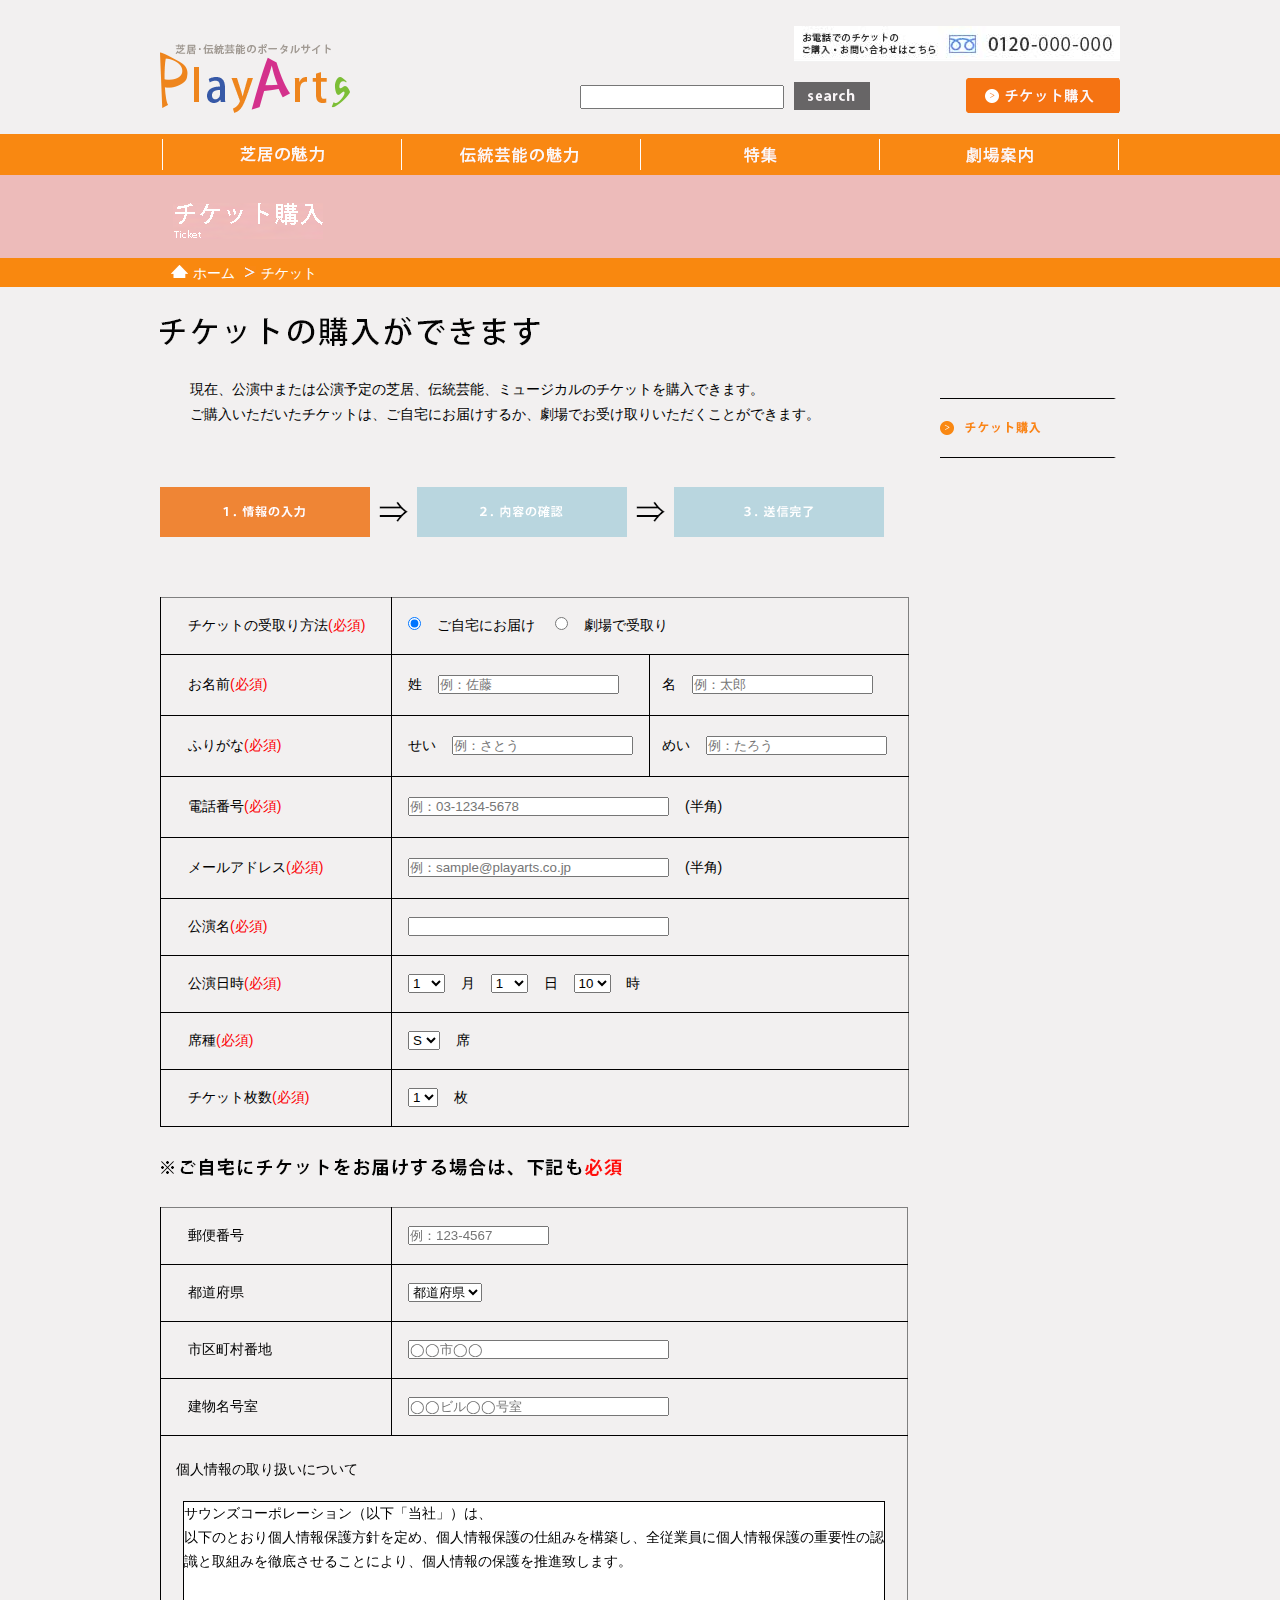
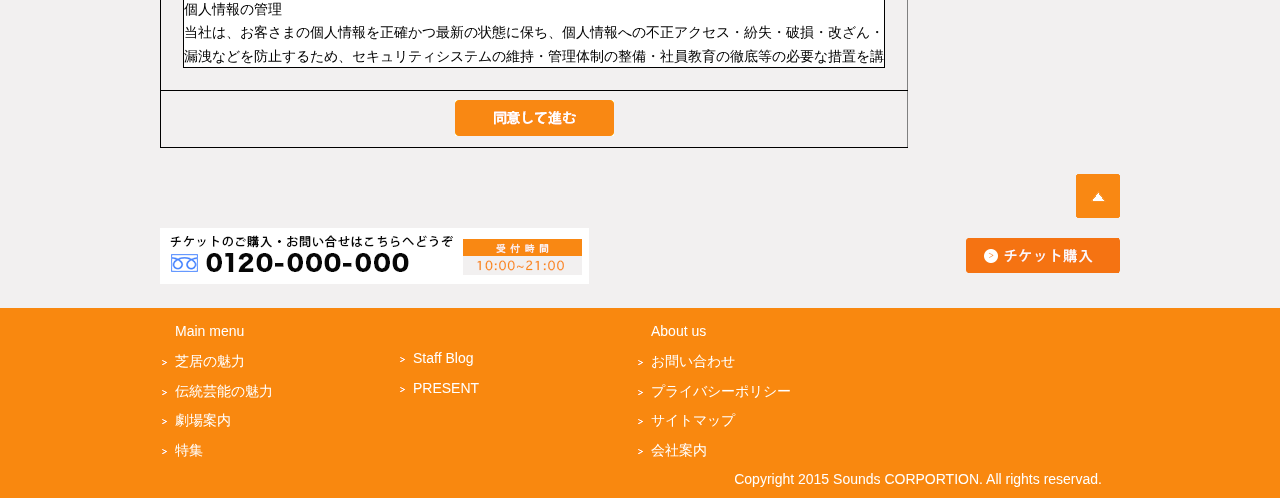
<file: ticket/index.html>
<!DOCTYPE html>
<html>
<head>
<title>芝居・古典芸能のポータルサイト【PlayArts】</title>
<meta http-equiv="Content-Type" content="text/html; charset=utf-8" />
<meta name="author" content="SounsCORPORTION" >
<meta name="description" content="芝居と古典芸能を楽しむためのポータルサイトPlayArts" >
<meta name="keywords" content="芝居、古典芸能、小劇場、大劇場、ミュージカル、落語、歌舞伎、能、狂言、演劇" >
<link href="../common/css/style.css" rel="stylesheet" type="text/css" />
<link href="../common/css/play.css" rel="stylesheet" type="text/css" />
<script type="text/javascript" src="../common/js/rollover.js"></script>
</head>
<body>
<header>
   <div id="headerInner">
          <h1 id="logo">
              <a href="../index.html" id="top" class="rolloverImg">
                      <img src="../common/images/logo.png" alt="Play Arts" width="190" height="69" />
              </a> 
          </h1>
         <div id="headerInnerRight">
               <p id="headerTel"> 
                     <img src="../common/images/bnr_contact.jpg" alt="お問い合わせ" width="326" height="36" />
              </p>
              <div id="headerInnerRightSub">
                   <form action="#" method="get">
                       <input type="text" size="30" name="texbox" id="textbox" />
                      <input type="image" src="../common/images/search.png" alt="検索" />
                  </form>
                       <p id="headerTicket">
                             <a href="index.html" class="rolloverImg">
                                  <img src="../common/images/bnr_ticket.png" alt="チケット購入" width="154" height="35" />
                            </a>    
                      </p>
              </div><!--headerInnerRightSubの終了-->
        </div><!--headerInnerRightの終了-->
   </div><!--headerInnertの終了-->
   <nav id="featureNavi01">
       <ul>
            <li>
                  <img src="../common/images/gnavisub1.png" alt=" 余白 "  width="2" height="41"/>
            </li>
            <li>
                 <a href="../play/index.html">
                     <img src="../common/images/gnavi01_off.png" alt=" 芝居 "  width="239" height="41"/>
                 </a>
            </li>
           <li>
                <a href="#">
                    <img src="../common/images/gnavi02_off.png" alt=" 伝統芸能 "  width="239" height="41"/>
             </a>
           </li>
           <li>
                <a href="../contents/index.html">
                   <img src="../common/images/gnavi03_off.png" alt=" 特集 " width="239" height="41"/>
                </a> 
           </li>
          <li>
                <a href="../theatre/index.html">
                   <img src="../common/images/gnavi04_off.png" alt=" 劇場案内 " width="239" height="41"/>
                </a>
          </li>
          <li>
               <img src="../common/images/gnavisub2.png" alt=" 余白 " width="2" height="41"/>
          </li>
       </ul>
   </nav>
</header>
 <div id="playHeader">
         <div id="playHeaderInner">
             <img src="images/ticketTitle.png" alt="チケット購入" width="150" height="36"  id="playTitle"/>
         </div><!--playHeaderInnerの終了-->	
     </div><!--playHeaderの終了-->
<div id="obi">
         <div id="obiInner">
            <ul>
              <li>
                 <img src="../common/images/home.png" alt="HOME" width="17" height="13" id="home" />
              </li>
              <li>
                      <a href="#" id="home1">
                          ホーム
                     </a>
              </li>
              <li>
                     <img src="../common/images/arrow1.png" alt="矢印" width="11" height="11" id="home2" />
               </li>
               <li>
                    <a href="#"  id="home3">
                         チケット
                    </a>
               </li>
             </ul>
       </div><!--obiInnerの終了-->
     </div><!--obiの終了-->
     <div id="ticketContens">
       <div id="ticketContensInner">
               <h2>
                    <img src="images/ticketMission.png" alt="チケット購入ができます" width="380" height="30" id="ticketMain">
               </h2>
                   <p id="ticketBuy">
                          現在、公演中または公演予定の芝居、伝統芸能、ミュージカルのチケットを購入できます。<br>
                          ご購入いただいたチケットは、ご自宅にお届けするか、劇場でお受け取りいただくことができます。
                   </p>
                   <ol>
                       <li>
                               <img src="images/johou.png" alt="" width="210" height="50" id="ticketInput">
                       </li>
                       <li>
                             <img src="images/yajirushi_t.png" alt="" width="29" height="21" class="ticketarrow">
                       </li>
                       <li>
                             <img src="images/kakunin.png" alt="" width="210" height="50" class="ticketInformation">
                       </li>
                       <li>
                               <img src="images/yajirushi_t.png" alt="" width="29" height="21" class="ticketarrow">
                       </li>
                       <li>
                               <img src="images/conp1.png" alt="" width="210" height="50" class="ticketInformation">
                        </li>
                        </ol>
                        <form action="ticket.php" method="post" id="ticketyoyaku">
                             <table id="ticketTable01">
                                  <tr>
                                       <td class="ticket01">
                                                <span  class="ticketWord01">チケットの受取り方法</span>
                                                <span  class="ticketWord02">(必須)</span>
                                       </td>
                                      <td colspan="2" class="ticket02">
                                           <input name="home" type="radio" value="0" required class="ticketRadio" onclick="entryChange();" checked />
                                               <span class="ticketCell02">ご自宅にお届け</span>
                                           <input name="home" type="radio" value="1" required class="ticketRadio" onclick="entryChange();"/>
                                               <span class="ticketCell02">劇場で受取り</span>
                                     </td>
                                 </tr>
                                <tr>
                                    <td class="ticket03">
                                            <span class="ticketWord01">お名前</span>
                                            <span class="ticketWord02">(必須)</span>
                                    </td>
                                    <td class="ticket08">
                                           <span class="ticketCell">姓</span>
                                               <input name="familyname" type="text" size="20" required class="ticketCell02" placeholder="例：佐藤"/>
                                     </td>
                                     <td class="ticket07">
                                           <span class="ticketCell02">名</span>
                                                <input name="firstname" type="text" size="20" required class="ticketCell02" placeholder="例：太郎"/>
                                     </td>
                                 </tr>
                                <tr>
                                    <td class="ticket03">
                                           <span class="ticketWord01">ふりがな</span>
                                           <span class="ticketWord02">(必須)</span>
                                   </td>
                                  <td class="ticket08">
                                           <span class="ticketCell">せい</span>
                                                <input name="kanafamily" type="text" size="20" required class="ticketCell02" placeholder="例：さとう"/>
                                   </td>
                                   <td class="ticket07">
                                           <span class="ticketCell02">めい</span>
                                                <input name="kanafirst" type="text" size="20" required class="ticketCell02" placeholder="例：たろう"/>
                                 </td>
                               </tr>
                              <tr>
                                 <td class="ticket03">
                                              <span class="ticketWord01">電話番号</span>
                                              <span  class="ticketWord02">(必須)</span>
                               </td>
                               <td colspan="2" class="ticket04">
                                                <input type="text" name="tel" pattern="\d{1,5}-\d{1,4}-\d{4,5}" size="30" class="ticketCell" required title="入力された値が、例と異なります。" placeholder="例：03-1234-5678"/>
                                           <span class="ticketCell02">(半角)</span>
                                </td>
                            </tr>
                            <tr>
                                <td class="ticket03">
                                      <span class="ticketWord01">メールアドレス</span>
                                      <span class="ticketWord02">(必須)</span>
                                </td>
                                <td colspan="2" class="ticket04">
                                                 <input type="text" name="email" size="30" required class="ticketCell" title="入力された値が、例と異なります。" placeholder="例：sample@playarts.co.jp"/>
                                           <span class="ticketCell02">(半角)</span>
                               </td>
                          </tr>
                         <tr>
                               <td class="ticket01">
                                           <span class="ticketWord01">公演名</span>
                                           <span  class="ticketWord02">(必須)</span>
                                </td>
                               <td colspan="2" class="ticket02">
                                                 <input name="performance" type="text" size="30" required class="ticketCell"/>
                              </td>
                         </tr>
                         <tr>
                              <td class="ticket01">
                                            <span class="ticketWord01">公演日時</span>
                                            <span class="ticketWord02">(必須)</span>
                               </td>
                               <td colspan="2" class="ticket02">
                                   <select name="month" class="ticketCell">
                                                 <option value="1">1</option>
                                                 <option value="2">2</option>
                                                 <option value="3">3</option>
                                                 <option value="4">4</option>
                                                 <option value="5">5</option>
                                                 <option value="6">6</option>
                                                 <option value="7">7</option>
                                                 <option value="8">8</option>
                                                 <option value="9">9</option>
                                                 <option value="10">10</option>
                                                 <option value="11">11</option>
                                                 <option value="12">12</option>
                                       </select>
                                       <span class="ticketCell02">月</span>
                                         <select name="day" class="ticketCell02">
                                                <option value="1">1</option>
                                                 <option value="2">2</option>
                                                 <option value="3">3</option>
                                                 <option value="4">4</option>
                                                 <option value="5">5</option>
                                                 <option value="6">6</option>
                                                 <option value="7">7</option>
                                                 <option value="8">8</option>
                                                 <option value="9">9</option>
                                                 <option value="10">10</option>
                                                 <option value="11">11</option>
                                                 <option value="12">12</option>
                                                 <option value="13">13</option>
                                                 <option value="14">14</option>
                                                 <option value="15">15</option>
                                                 <option value="16">16</option>
                                                 <option value="17">17</option>
                                                 <option value="18">18</option>
                                                 <option value="19">19</option>
                                                 <option value="20">20</option>
                                                 <option value="21">21</option>
                                                 <option value="22">22</option>
                                                 <option value="23">23</option>
                                                 <option value="24">24</option>
                                                 <option value="25">25</option>
                                                 <option value="26">26</option>
                                                 <option value="27">27</option>
                                                 <option value="28">28</option>
                                                 <option value="29">29</option>
                                                 <option value="30">30</option>
                                                 <option value="31">31</option>
                                       </select>
                                       <span class="ticketCell02">日</span> 
                                         <select name="time" class="ticketCell02">
                                                 <option value="10">10</option>
                                                 <option value="11">11</option>
                                                 <option value="12">12</option>
                                                 <option value="13">13</option>
                                                 <option value="14">14</option>
                                                 <option value="15">15</option>
                                                 <option value="16">16</option>
                                                 <option value="17">17</option>
                                                 <option value="18">18</option>
                                                 <option value="19">19</option>
                                                 <option value="20">20</option>
                                       </select>
                                       <span class="ticketCell02">時</span>
                               </td>
                            </tr>
                            <tr>
                            <td class="ticket01" >
                                        <span class="ticketWord01">席種</span>
                                        <span class="ticketWord02">(必須)</span>
                               </td>
                               <td colspan="2" class="ticket02">
                                           <select name="seattype" class="ticketCell">
                                                 <option value="S">S</option>
                                                 <option value="A">A</option>
                                                 <option value="B">B</option>
                                                 <option value="C">C</option>
                                       </select>
                                       <span class="ticketCell02">席</span>
                               </td>
                            </tr>
                            <tr>
                            <td class="ticket01">
                                       <span class="ticketWord01">チケット枚数</span>
                                       <span  class="ticketWord02">(必須)</span>
                               </td>
                               <td colspan="2" class="ticket02">
                                            <select name="ticket" class="ticketCell">
                                                 <option value="1">1</option>
                                                 <option value="2">2</option>
                                                 <option value="3">3</option>
                                                 <option value="4">4</option>
                                                 <option value="5">5</option>
                                                 <option value="6" >6</option>
                                                 <option value="7">7</option>
                                                 <option value="8">8</option>
                                                 <option value="9">9</option>
                                       </select>
                                       <span class="ticketCell02">枚</span>
                               </td>
                            </tr>
                      </table>
                          <h3>
                               <img src="images/otodoke.png" alt="ご自宅にチケットをお届けする場合は下記も必須" width="463" height="20" id="ticketMisson">
                          </h3>
                     <!--表示非表示切り替え--ご自宅にお届け-->
                      <table class="ticketTable02" id="firstBox">
                           <tr>
                                <td class="ticket01">
                                         <span class="ticketWord01">郵便番号</span>
                                </td>
                                <td class="ticket02">
                                         <input type="text" name="postcode" pattern="\d{3}-\d{4}" size="15" class="ticketCell" title="入力された値が、例と異なります。" placeholder="例：123-4567" required>
                                </td>
                            </tr>
                            <tr>
                                 <td class="ticket01">
                                         <span class="ticketWord01">都道府県</span>
                                 </td>
                                <td class="ticket02">
                                      <select name="address1" class="ticketCell" required >
                                           <option selected>都道府県</option>
                                           <option value="北海道">北海道</option>
                                           <option value="青森県">青森県</option>
                                           <option value="岩手県">岩手県</option>
                                          <option value="宮城県">宮城県</option>
                                          <option value="秋田県">秋田県</option>
                                          <option value="山形県">山形県</option>
                                          <option value="福島県">福島県</option>
                                          <option value="茨城県">茨城県</option>
                                          <option value="栃木県">栃木県</option>
                                          <option value="群馬県">群馬県</option>
                                          <option value="埼玉県">埼玉県</option>
                                          <option value="千葉県">千葉県</option>
                                          <option value="東京都">東京都</option>
                                          <option value="神奈川県">神奈川県</option>
                                          <option value="新潟県">新潟県</option>
                                          <option value="富山県">富山県</option>
                                          <option value="石川県">石川県</option>
                                          <option value="福井県">福井県</option>
                                          <option value="山梨県">山梨県</option>
                                          <option value="長野県">長野県</option>
                                          <option value="岐阜県">岐阜県</option>
                                          <option value="静岡県">静岡県</option>
                                          <option value="愛知県">愛知県</option>
                                          <option value="三重県">三重県</option>
                                          <option value="滋賀県">滋賀県</option>
                                          <option value="京都府">京都府</option>
                                          <option value="大阪府">大阪府</option>
                                          <option value="兵庫県">兵庫県</option>
                                          <option value="奈良県">奈良県</option>
                                          <option value="和歌山県">和歌山県</option>
                                          <option value="鳥取県">鳥取県</option>
                                          <option value="島根県">島根県</option>
                                          <option value="岡山県">岡山県</option>
                                          <option value="広島県">広島県</option>
                                          <option value="山口県">山口県</option>
                                          <option value="徳島県">徳島県</option>
                                          <option value="香川県">香川県</option>
                                          <option value="愛媛県">愛媛県</option>
                                          <option value="高知県">高知県</option>
                                          <option value="福岡県">福岡県</option>
                                          <option value="佐賀県">佐賀県</option>
                                          <option value="長崎県">長崎県</option>
                                          <option value="熊本県">熊本県</option>
                                          <option value="大分県">大分県</option>
                                          <option value="宮崎県">宮崎県</option>
                                          <option value="鹿児島県">鹿児島県</option>
                                          <option value="沖縄県">沖縄県</option>
                                    </select> 
                               </td>
                            </tr>
                            <tr>
                                 <td class="ticket01">
                                           <span class="ticketWord01">市区町村番地</span>
                                 </td>
                                 <td class="ticket02">
                                           <input type="text" name="address2"  placeholder="◯◯市◯◯" size="30" class="ticketCell" required>
                                 </td>
                            </tr>
                            <tr>
                                 <td class="ticket01">
                                           <span class="ticketWord01"> 建物名号室</span>
                                 </td>
                                 <td class="ticket02">
                                           <input name="building" type="text" placeholder="◯◯ビル◯◯号室" size="30" class="ticketCell" required/>
                                 </td>
                            </tr>
                            <tr>
                                <td colspan="2" class="ticket05">
                                    <span class="ticketPersonal">
                                           個人情報の取り扱いについて 
                                    </span>
                                    <ul class="ticketConsent">
                                         <li>
                                          サウンズコーポレーション（以下「当社」）は、<br>
                                          以下のとおり個人情報保護方針を定め、個人情報保護の仕組みを構築し、全従業員に個人情報保護の重要性の認識と取組みを徹底させることにより、個人情報の保護を推進致します。<br>
                                           <br>
                                           </li> 
                                           <li>
                                          個人情報の管理<br>
                                          当社は、お客さまの個人情報を正確かつ最新の状態に保ち、個人情報への不正アクセス・紛失・破損・改ざん・漏洩などを防止するため、セキュリティシステムの維持・管理体制の整備・社員教育の徹底等の必要な措置を講じ、安全対策を実施し個人情報の厳重な管理を行ないます。<br>
                                           <br>
                                           </li>
                                         <li>
                                          個人情報の利用目的<br>
                                         お客さまからお預かりした個人情報は、当社からのご連絡や業務のご案内やご質問に対する回答として、電子メールや資料のご送付に利用いたします。<br>
                                         <br>
                                         </li>
                                         <li>
                                          個人情報の第三者への開示・提供の禁止<br>
                                          当社は、お客さまよりお預かりした個人情報を適切に管理し、次のいずれかに該当する場合を除き、個人情報を第三者に開示いたしません。<br>
                                          お客さまの同意がある場合<br>
                                          お客さまが希望されるサービスを行なうために当社が業務を委託する業者に対して開示する場合<br>
                                          法令に基づき開示することが必要である場合<br>
                                          <br>
                                          </li>
                                          <li>
                                          個人情報の安全対策<br>
                                          当社は、個人情報の正確性及び安全性確保のために、セキュリティに万全の対策を講じています。<br>
                                          <br>
                                          </li>
                                          <li>
                                          ご本人の照会<br>
                                          お客さまがご本人の個人情報の照会・修正・削除などをご希望される場合には、ご本人であることを確認の上、対応させていただきます。<br>
                                          <br>
                                          </li>
                                          <li>
                                          法令、規範の遵守と見直し<br>
                                          当社は、保有する個人情報に関して適用される日本の法令、その他規範を遵守するとともに、本ポリシーの内容を適宜見直し、その改善に努めます。<br>
                                          <br>
                                          </li>
                                          <li>
                                          お問い合せ<br>
                                          当社の個人情報の取扱に関するお問い合せは下記までご連絡ください。<br>
                                          株式会社 xxx<br>
                                          〒xxx-xxxx　xx県xx市xx町x-x-x<br>
                                          TEL:XXX-XXX-XXXX FAX:XXX-XXX-XXXX<br>
                                          Mail:info@example.co.jp<br>
                                          </li>
                                     </ul>
                         </td>
                           </tr>
                            <tr>
                                <th colspan="2" class="ticket06">
                                   <input type="hidden" name="mode" value="conf">
                                   <input type="image" src="images/doui.png" name="Submit" alt="同意して進む" class="ticketSubmit" />
                         </th>
                           </tr>
                     </table>
                            <!--ご自宅にお届けここまで-->
                            <!-- 劇場で受け取り-->
                          <table class="ticketTable02" id="secondBox">
                           <tr>
                                <td class="ticket01">
                                         <span class="ticketWord01">郵便番号</span>
                                </td>
                                <td class="ticket02">
                                        <input type="text" name="postcode" pattern="\d{3}-\d{4}" size="15" class="ticketCell" title="入力された値が、例と異なります。" placeholder="例：123-4567">
                                </td>
                            </tr>
                            <tr>
                                 <td class="ticket01">
                                         <span class="ticketWord01">都道府県</span>
                                 </td>
                                <td class="ticket02">
                                      <select name="address1" class="ticketCell">
                                           <option selected>都道府県</option>
                                           <option value="北海道">北海道</option>
                                           <option value="青森県">青森県</option>
                                           <option value="岩手県">岩手県</option>
                                          <option value="宮城県">宮城県</option>
                                          <option value="秋田県">秋田県</option>
                                          <option value="山形県">山形県</option>
                                          <option value="福島県">福島県</option>
                                          <option value="茨城県">茨城県</option>
                                          <option value="栃木県">栃木県</option>
                                          <option value="群馬県">群馬県</option>
                                          <option value="埼玉県">埼玉県</option>
                                          <option value="千葉県">千葉県</option>
                                          <option value="東京都">東京都</option>
                                          <option value="神奈川県">神奈川県</option>
                                          <option value="新潟県">新潟県</option>
                                          <option value="富山県">富山県</option>
                                          <option value="石川県">石川県</option>
                                          <option value="福井県">福井県</option>
                                          <option value="山梨県">山梨県</option>
                                          <option value="長野県">長野県</option>
                                          <option value="岐阜県">岐阜県</option>
                                          <option value="静岡県">静岡県</option>
                                          <option value="愛知県">愛知県</option>
                                          <option value="三重県">三重県</option>
                                          <option value="滋賀県">滋賀県</option>
                                          <option value="京都府">京都府</option>
                                          <option value="大阪府">大阪府</option>
                                          <option value="兵庫県">兵庫県</option>
                                          <option value="奈良県">奈良県</option>
                                          <option value="和歌山県">和歌山県</option>
                                          <option value="鳥取県">鳥取県</option>
                                          <option value="島根県">島根県</option>
                                          <option value="岡山県">岡山県</option>
                                          <option value="広島県">広島県</option>
                                          <option value="山口県">山口県</option>
                                          <option value="徳島県">徳島県</option>
                                          <option value="香川県">香川県</option>
                                          <option value="愛媛県">愛媛県</option>
                                          <option value="高知県">高知県</option>
                                          <option value="福岡県">福岡県</option>
                                          <option value="佐賀県">佐賀県</option>
                                          <option value="長崎県">長崎県</option>
                                          <option value="熊本県">熊本県</option>
                                          <option value="大分県">大分県</option>
                                          <option value="宮崎県">宮崎県</option>
                                          <option value="鹿児島県">鹿児島県</option>
                                          <option value="沖縄県">沖縄県</option>
                                    </select> 
                               </td>
                            </tr>
                            <tr>
                                 <td class="ticket01">
                                           <span class="ticketWord01">市区町村番地</span>
                                 </td>
                                 <td class="ticket02">
                                           <input type="text" name="address2"  placeholder="◯◯市◯◯" size="30" class="ticketCell">
                                 </td>
                            </tr>
                            <tr>
                                 <td class="ticket01">
                                           <span class="ticketWord01"> 建物名号室</span>
                                 </td>
                                 <td class="ticket02">
                                           <input name="building" type="text" placeholder="◯◯ビル◯◯号室" size="30" class="ticketCell"/>
                                 </td>
                            </tr>
                            <!--劇場で受け取りここまで-->
                            <tr>
                                <td colspan="2" class="ticket05">
                                    <span class="ticketPersonal">
                                           個人情報の取り扱いについて 
                                    </span>
                                    <ul class="ticketConsent">
                                         <li>
                                          サウンズコーポレーション（以下「当社」）は、<br>
                                          以下のとおり個人情報保護方針を定め、個人情報保護の仕組みを構築し、全従業員に個人情報保護の重要性の認識と取組みを徹底させることにより、個人情報の保護を推進致します。<br>
                                           <br>
                                           </li> 
                                           <li>
                                          個人情報の管理<br>
                                          当社は、お客さまの個人情報を正確かつ最新の状態に保ち、個人情報への不正アクセス・紛失・破損・改ざん・漏洩などを防止するため、セキュリティシステムの維持・管理体制の整備・社員教育の徹底等の必要な措置を講じ、安全対策を実施し個人情報の厳重な管理を行ないます。<br>
                                           <br>
                                           </li>
                                         <li>
                                          個人情報の利用目的<br>
                                         お客さまからお預かりした個人情報は、当社からのご連絡や業務のご案内やご質問に対する回答として、電子メールや資料のご送付に利用いたします。<br>
                                         <br>
                                         </li>
                                         <li>
                                          個人情報の第三者への開示・提供の禁止<br>
                                          当社は、お客さまよりお預かりした個人情報を適切に管理し、次のいずれかに該当する場合を除き、個人情報を第三者に開示いたしません。<br>
                                          お客さまの同意がある場合<br>
                                          お客さまが希望されるサービスを行なうために当社が業務を委託する業者に対して開示する場合<br>
                                          法令に基づき開示することが必要である場合<br>
                                          <br>
                                          </li>
                                          <li>
                                          個人情報の安全対策<br>
                                          当社は、個人情報の正確性及び安全性確保のために、セキュリティに万全の対策を講じています。<br>
                                          <br>
                                          </li>
                                          <li>
                                          ご本人の照会<br>
                                          お客さまがご本人の個人情報の照会・修正・削除などをご希望される場合には、ご本人であることを確認の上、対応させていただきます。<br>
                                          <br>
                                          </li>
                                          <li>
                                          法令、規範の遵守と見直し<br>
                                          当社は、保有する個人情報に関して適用される日本の法令、その他規範を遵守するとともに、本ポリシーの内容を適宜見直し、その改善に努めます。<br>
                                          <br>
                                          </li>
                                          <li>
                                          お問い合せ<br>
                                          当社の個人情報の取扱に関するお問い合せは下記までご連絡ください。<br>
                                          株式会社 xxx<br>
                                          〒xxx-xxxx　xx県xx市xx町x-x-x<br>
                                          TEL:XXX-XXX-XXXX FAX:XXX-XXX-XXXX<br>
                                          Mail:info@example.co.jp<br>
                                          </li>
                                     </ul>
                         </td>
                           </tr>
                            <tr>
                                <th colspan="2" class="ticket06">
                                   <input type="hidden" name="mode" value="conf">
                                   <input type="image" src="images/doui.png" name="Submit" alt="同意して進む" class="ticketSubmit" />
                         </th>
                           </tr>
                     </table>
             </form>
         </div><!--ticketContensInner-->
        <nav id="playMenu">
        <ul>
             <li>
                 <img src="../common/images/playBar.png" alt="バー" width="176" height="3">
             </li>
               <li>
                <a href="#" class="pMenu">
                    <img src="images/Ticket_01-11.png" alt="チケット購入" width="101" height="14">
               </a>
           </li>
           <li>
                 <img src="../common/images/playBar.png" alt="バー" width="176" height="3">
             </li>
             </ul>
     </nav><!--playMenu終了-->
   </div><!--ticketContensInner-->
  <div id="footerTop">
             <ul>
                 <li id="footerTop01">
                     <a href="#top" class="rolloverImg">
                          <img src="../common/images/to_top.png" alt=" トップへ " width="44"  height="44" />
                     </a> 
                 </li>
                 <li id="footerTop02">
                      <img src="../common/images/bnr_contact2.png" alt=" お問い合わせ "  width="429" height="56"/>
                 </li>
                 <li id="footerTop03">
                       <a href="index.html" class="rolloverImg">
                            <img src="../common/images/bnr_ticket2.png" alt=" チケット購入 "  width="154" height="35"/>
                       </a>
                 </li>
           </ul>
    </div><!--footerTop終了-->
<footer>
   <div id="footerInner">
       <div id="footerMenu"> 
           <p>Main menu</p>
              <ul>
                 <li>
                     <a href="play/index.html" class="textFooter">
                         芝居の魅力
                      </a>
                 </li>
                 <li>
                     <a href="#" class="textFooter">
                          伝統芸能の魅力
                      </a>
                 </li>
                 <li>
                     <a href="theatre/index.html" class="textFooter">
                          劇場案内
                      </a>
                 </li>
                 <li>
                     <a href="contents/index.html" class="textFooter">
                         特集
                      </a>
                  </li>
             </ul>
      </div><!--footerMenu-->
      <div id="footerMenu02">
            <ul>
                <li>
                   <a href="#" class="textFooter">
                        Staff Blog
                    </a>
                </li>
                <li>
                    <a href="#" class="textFooter">
                         PRESENT
                     </a>
                </li>
            </ul>
      </div><!--footerMenu02-->
      <div id="footerAbout"> 
         <p>About us</p>
             <ul>
                <li>
                     <a href="#" class="textFooter">
                          お問い合わせ
                      </a>
                </li>
                <li>
                     <a href="#" class="textFooter">
                         プライバシーポリシー
                      </a>
                </li>  
                <li>
                     <a href="#" class="textFooter">
                         サイトマップ
                      </a>
                </li>
                <li>
                     <a href="#" class="textFooter">
                         会社案内
                      </a>
                 </li>
            </ul>
      </div><!--footerAbout-->
             <p id="copyright">Copyright 2015 Sounds CORPORTION. All rights reservad.</p>
      </div><!--footerInner-->
  </footer>
</body>
<script type="text/javascript" src="../common/js/display.js"></script>
</html>
</file>
<file: common/css/style.css>
@charset "UTF-8";
/* CSS Document */
*{
	margin: 0;
	padding: 0;
	}
#synopsis {
	width: 130px;
	height: 270px;
	margin-left: 17px;
	margin-top: 30px;
	position: relative;
}
#photoMain {
	width: 597px;
	height: 349px;
	float: left;
}
.itemText {
	position: absolute;
    left: 0;
    top: 0;
	width: 129px;
	height: 260px;
	display: none;
    overflow: hidden;
}
body{
	font-size: 14px;
	line-height: 1.7em;
	font-family: Meiryo,Osaka,"メイリオ","ＭＳ Ｐゴシック","MS PGothic",sans-serif;
	background-color: #f2f0f0;
  }
section,article,aside,hgroup,footer,nav,figure{
	display:block;
}
li {
	list-style-type: none;
	float: left;
}
#footerTop {
	width: 960px;
	height: 111px;
	clear: both;
	margin-left: auto;
	margin-right: auto;
	margin-top: 25px;
}
img {
	display: block;
}
a img {
	border-top-style: none;
	border-right-style: none;
	border-bottom-style: none;
	border-left-style: none;
}
header {
	height: 175px;
}
#headerInner {
	height: 134px;
	width: 960px;
	margin-right: auto;
	margin-left: auto;
}
h1{
	width:190px;
	float:left;
}
#headerInnerRight {
	height: 12px;
	width: 540px;
	float: right;
}
#headerInnerRightSub {
	height: 72px;
	width: 540px;
	float: right;
}
#contens {
	width: 960px;
	margin-right: auto;
	margin-left: auto;
}
#mainPhoto {
	height: 349px;
	width: 960px;
	margin-top: 23px;
}
#mainText {
	height: 349px;
	width: 163px;
	float: left;
	background-color: #FFFFFF;
}
#mainTitle {
	height: 349px;
	width: 199px;
	float: left;
	background-color: #4F5156;
}
#mainContent {
	height: 375px;
	width: 960px;
	margin-right: auto;
	margin-left: auto;
	margin-top: 24px;
}
#feature {
	height: 282px;
	widht: 960;
	width: 960px;
	margin-top: 24px;
}
#mainNews {
	height: 635px;
	width: 725px;
	float: left;
	margin-top: 30px;
}
#newsPlay {
	height: 306px;
	width: 374px;
	background-color: #FFFFFF;
	margin-left: 23px;
	float: left;
}
#newsArts {
	height: 306px;
	width: 375px;
	float: left;
	margin-top: 23px;
	background-color: #FFFFFF;
	margin-left: 23px;
}
aside {
	height: 624px;
	width: 212px;
	float: right;
	margin-top: 30px;
}
footer {
	background-color: #F9880F;
	margin-top: 23px;
	clear: both;
	height: 190px;
}
#footerInner {
	height: 190px;
	width: 960px;
	margin-left: auto;
	margin-right: auto;
}
#footerMenu {
	height: 138px;
	width: 103px;
	color: #FFFFFF;
	margin-top: 12px;
	float: left;
	margin-left: 15px;
}
#footerAbout {
	height: 138px;
	width: 145px;
	float: left;
	color: #FFFFFF;
	margin-top: 12px;
	margin-left: 135px;
}
#headerInnerRightSub form {
	margin-top: 13px;
	float: left;
}
#headerTel {
	float: right;
	margin-top: 26px;
}
#headerTicket   {
	float: right;
	margin-top: 16px;
}
 #headerInnerRight {
	width: 540px;
	height: 62px;
	float: right;
}
header nav ul {
	height: 41px;
	width: 960px;
	margin-right: auto;
	margin-left: auto;
}
header nav ul li {
	float: left;
}
#mainPhoto p {
	float: left;
}
#contentPlay {
	width: 304px;
	height: 374px;
	float: left;
	background-color: #FFFFFF;
}
#wrap02 {
	width: 304px;
	height: 374px;
	float: left;
	background-color: rgba(255,255,255,1.00);
	margin-left: 24px;
}
#wrap03   {
	width: 304px;
	height: 374px;
	float: right;
	background-color: rgba(255,255,255,1.00);
}
#feature ul p {
	clear: both;
	margin-left: 30px;
	margin-top: 25px;
	font-weight: normal;
	line-height: 25px;
	float: left;
}
.footerP {
	text-shadow: 0px 0px;
	color: #FFFFFF;
}
#logo {
	margin-top: 44px;
}
#headerInnerRightSub form input {
	margin-right: 43px;
	margin-top: 7px;
}
#headerInnerRightSub form #textbox {
	width: 200px;
	margin-right: 10px;
	height: 20px;
	float: left;
	margin-top: 10px;
}
#mainText h2 {
	margin-top: 18px;
	margin-left: 18px;
}
#mainTitle ul li {
	color: #FAF6F6;
	font-size: 15px;
	width: 159px;
	height: 38px;
	padding-left: 40px;
	padding-top: 14px;
	cursor:pointer;
}
#mainTitle ul .active {
	color:#EF8834;
}
#mainText p {
	margin-top: 35px;
	margin-right: auto;
	margin-left: 20px;
}
#footerTop01 {
	float: right;
}
#footerTop02 {
	float: left;
	clear: both;
	margin-top: 10px;
}
#footerTop03  {
	float: right;
	margin-top: 20px;
}
#feature01 {
	float: left;
	margin-top: 30px;
	clear: both;
}
#feature02 {
	float: left;
	margin-left: 30px;
	margin-top: 30px;
}
#feature03 {
	float: right;
	margin-top: 30px;
}
#facebook {
	margin-top: 23px;
}
#blog {
	margin-top: 23px;
}
#present {
	margin-top: 23px;
}
#feature_mission {
	margin-left: 14px;
}
#titlemain {
	margin-top: 12px;
	margin-left: 17px;
}
#goPlay {
	margin-top: 27px;
	margin-left: 40px;
	float: left;
}
#playMission {
	margin-top: 25px;
	line-height: 25px;
	float: left;
	margin-right: auto;
	margin-left: 25px;
	letter-spacing: 2px;
}
#goMusical {
	margin-top: 27px;
	margin-left: 60px;
	float: left;
}
#musicalMission {
	margin-top: 24px;
	margin-left: 25px;
	line-height: 25px;
	float: left;
	letter-spacing: 2px;
}
#goArts {
	margin-top: 27px;
	margin-left: 88px;
	float: left;
}
#artMission {
	margin-top: 25px;
	margin-left: 32px;
	line-height: 25px;
	float: left;
	letter-spacing: 2px;
}
#copyright {
	margin-right: 18px;
	color: #FFFFFF;
	float: right;
	clear: both;
	margin-top: 10px;
}
#footerMenu ul li {
	list-style-image: url(../images/arrow.png);
	margin-top: 6px;
	clear: both;
	float: left;
}
#footerAbout ul li {
	list-style-image: url(../images/arrow.png);
	margin-top: 6px;
	clear: both;
}
#footerMenu02 {
	float: left;
	width: 103px;
	left: auto;
	margin-top: 33px;
	margin-left: 135px;
}
#footerMenu02 ul li {
	color: #FFFFFF;
	list-style-image: url(../images/arrow.png);
	margin-top: 6px;
}
#topInner {
	width: 960px;
	margin-left: auto;
	margin-right: auto;
	height: 111px;
	margin-top: 37px;
	clear: both;
	float: left;
}
#newsNew {
	width: 327px;
	height: 623px;
	float: left;
	background-color: #FFFFFF;
}
.news01 img {
	float: left;
	margin-top: 6px;
	margin-left: 13px;
	margin-bottom: 7px;
}
.news01 figcaption  {
	float: left;
	margin-top: 10px;
	margin-left: 8px;
}
.news03 img {
	clear: both;
	float: left;
	margin-left: 6px;
}
.new01 {
	width: 327px;
	height: 92px;
}
.arrow {
	float: right;
	margin-right: 15px;
	background-image: url(../../images/arrow_news.png);
	background-repeat: no-repeat;
	left: auto;
	text-indent: 10px;
	background-position: 2px 9px;
}
.play01 {
	width: 374px;
	height: 116px;
}
.play02 img {
	float: left;
	margin-top: 9px;
	margin-left: 10px;
}
.play03 img {
	clear: both;
	float: left;
	margin-top: 5px;
	margin-left: 7px;
}
.play02 figcaption {
	margin-top: 13px;
	margin-left: 15px;
	float: left;
}
a{
	text-decoration:none;
	color:#000000;
}
a:hover {
	text-decoration: underline;
}
.arrow:hover{
	text-decoration: underline;
}
.textFooter {
	color: #FFFFFF;
}
#mainMain {
	width: 597px;
	height: 349px;
	float: left;
	position: relative;
}
.rolloverImg:hover img{
	opacity: 0.7;
	filter: alpha(opacity=70);
}
#home {
	float: left;
	margin-top: 7px;
	margin-left: 11px;
}
#home1   {
	float: left;
	color: #FFFFFF;
	margin-left: 5px;
	margin-top: 4px;
}
#home2 {
	clear: right;
	padding-top: 7px;
	padding-left: 5px;
	margin-left: 5px;
	margin-top: 1px;
}
#home3 {
	color: #FFFFFF;
	float: left;
	margin-top: 4px;
	margin-left: 5px;
}
#footerTop #topInner ul {
}

#ticketFamiry {
	float: left;
	margin-left: 23px;
}
#ticketFirst {
	float: left;
	margin-left: 23px;
}
#featureP {
	float: left;
	clear: both;
	margin-top: 24px;
	margin-left: 30px;
	line-height: 25px;
}
#feature h2 {
	margin-left: 14px;
}
.theatreName {
	width: 780px;
	height: 65px;
	float: left;
	clear: both;
}
#theatreName figure {
	float: left;
}
#featureNavi01 {
	margin-left: auto;
	margin-right: auto;
	height: 41px;
	background-color: #F98811;
}
#ticketTable01 tr td {
	border-style: none none solid solid;
}
#ticketTable02 tr td {
	border-style: none none solid solid;
}
#ticketTable02 tr th {
	border-style: none none solid solid;
}
.featureSection01 {
	float: left;
	margin-top: 30px;
}
.featureSection02   {
	float: left;
	margin-top: 30px;
	margin-left: 30px;
}
.featureSection03 {
	float: right;
	margin-top: 30px;
}
.featureSection04 {
	float: left;
	margin-top: 30px;
}
.featureSection05 {
	margin-top: 30px;
	margin-left: 30px;
	float: left;
}
.featureSection06 {
	float: right;
	margin-top: 30px;
}
.cf::after{
	content:".";
	display:block;
	clear:both;
	height: 0;
	visibility:hidden;
}
.slide .item.next {
	opacity: 0;
	left: 50px;
}
.slide .item {
	position: absolute;
	left: 0;
	top: 0;
	width: 597px;
	height: 349px;
	overflow: hidden;
	display: none;
}
#ticketconp {
	clear: both;
	float: left;
	margin-top: 60px;
	margin-left: 30px;
}
table {
	font-size:14px;
}
</file>
<file: common/css/play.css>
@charset "UTF-8";
/* CSS Document */
#playHeader {
	height: 83px;
	background-color: #EDBBBA;
	clear: both;
}
#playHeaderInner {
	width: 960px;
	height: 83px;
	margin-left: auto;
	margin-right: auto;
	clear: both;
}
#playTitle {
	margin-top: 28px;
	margin-left: 13px;
	float: left;
}
#obi {
	height: 29px;
	background-color: #F9880F;
}
#obiInner {
	width: 960px;
	height: 29px;
	margin-left: auto;
	margin-right: auto;
	clear: both;
}
#playContens {
	width: 960px;
	height: 1624px;
	margin-left: auto;
	margin-right: auto;
}
#playContensInner {
	width: 780px;
	height: 1624px;
	margin-left: 0px;
	float: left;
}
#playMenu {
	width: 180px;
	height: 220px;
	margin-top: 89px;
	float: right;
}
#playGoing {
	float: left;
	margin-left: 30px;
	margin-top: 30px;
	line-height: 25px;
}
#playGoing2  {
	float: left;
	margin-left: 30px;
	margin-top: 30px;
	line-height: 25px;
}
#playTitle1 {
	margin-top: 30px;
	float: left;
}
#playImages1 {
	margin-top: 30px;
	float: left;
}
#playTitle2 {
	margin-top: 30px;
	float: left;
}
#playImages2 {
	margin-top: 30px;
	float: left;
}
#playMenu ul li {
	clear: both;
	margin-top: 21px;
	float: left;
}
#playContensInner form {
	float: left;
}
#mapSeach   {
	float: left;
	margin-left: 30px;
	margin-top: 30px;
	clear: both;
	line-height: 22px;
}
#mapContensInner h2 img {
	float: left;
}
#theatreContens {
	width: 960px;
	height: 1278px;
	margin-left: auto;
	margin-right: auto;
}
#theatreContensinner {
	width: 780px;
	height: 1278px;
	float: left;
	clear: right;
}
#theatreTitle {
	margin-top: 30px;
	float: left;
	clear: both;
}
#theatreContensinner figure img {
	margin-top: 25px;
	float: left;
	clear: both;
}
#theatre {
	float: left;
	clear: both;
	margin-top: 21px;
}
.search {
	float: left;
	clear: both;
}
#theatreSearch {
	width: 780px;
	height: 403px;
	float: left;
}
#theatreName img {
	clear: right;
	margin-top: 24px;
	margin-left: 12px;
}
#theatreSelect {
	margin-left: 20px;
	float: left;
	margin-top: 21px;
}
#theatreArea {
	float: left;
	clear: both;
}
#theatreName {
	width: 780px;
	height: 65px;
	float: left;
	clear: both;
}
#theatreSearch form {
	float: left;
	margin-left: 32px;
}
#theatreSearch form #textbox {
	margin-top: 21px;
}
#theatreSearch form input {
	margin-top: 21px;
	margin-left: 14px;
}
#theatreArea2 {
	width: 780px;
	height: 65px;
	float: left;
	clear: both;
}
#theatreStation {
	width: 780px;
	height: 65px;
	float: left;
	clear: both;
}
.theatreName01 {
	margin-top: 21px;
	margin-left: 7px;
	float: left;
}
#featureContens {
	width: 960px;
	height: 2338px;
	margin-left: auto;
	margin-right: auto;
}
#featurePlay {
	width: 960px;
	height: 464px;
	float: left;
	margin-top: 30px;
}
#futureMeishibai {
	width: 960px;
	height: 833px;
	float: left;
	margin-top: 30px;
}
#featureInterview {
	width: 960px;
	height: 833px;
	float: left;
	margin-top: 30px;
}
#featurePlay01 {
	float: left;
	margin-top: 30px;
}
#featurePlay02 {
	float: left;
	margin-left: 30px;
	margin-top: 30px;
}
#featurePlay03 {
	float: right;
	margin-top: 30px;
}
#featurePlay04 {
	clear: both;
	float: left;
	margin-top: 33px;
}
#featurePlay05 {
	float: left;
	margin-left: 30px;
	margin-top: 33px;
}
#featurePlay06 {
	float: right;
	margin-top: 33px;
}
#featureInterview01 {
	float: left;
	margin-top: 25px;
}
#featureInterview02 {
	float: left;
	margin-top: 25px;
	margin-left: 30px;
}
#featureInterview03 {
	float: right;
	margin-top: 25px;
}
#featureInterview04 {
	float: left;
	margin-top: 30px;
}
#featureInterview05 {
	float: left;
	margin-top: 30px;
	margin-left: 30px;
}
#featureInterview06 {
	float: right;
	margin-top: 30px;
}
#featureTitle01 {
	clear: both;
	float: left;
	margin-top: 30px;
	margin-left: 30px;
	line-height: 25px;
}
#featureTitle {
	margin-top: 30px;
}
.featureMore {
	float: right;
	margin-top: 30px;
}
#ticketContens {
	width: 960px;
	height: 1462px;
	margin-left: auto;
	margin-right: auto;
}
#ticketContensInner {
	width: 780px;
	height: 1462px;
	float: left;
}
#ticketBuy {
	float: left;
	margin-top: 30px;
	margin-left: 30px;
	line-height: 25px;
}
#ticketMain {
	float: left;
	margin-top: 30px;
}
.ticketarrow {
	margin-top: 74px;
	margin-left: 9px;
	float: left;
}
.ticketInformation {
	margin-left: 9px;
	margin-top: 60px;
	float: left;
}
#ticketInput {
	margin-top: 60px;
	float: left;
}
#ticketContensInner form  {
	float: left;
}
#ticketMisson {
	clear: both;
	float: left;
}
#ticketContensInner form h3 {
	float: left;
	margin-top: 30px;
}
.ticketTable02 {
	margin-top: 30px;
	border-style: solid solid none none;
	border-collapse: collapse;
	border-top-width: 1px;
	border-right-width: 1px;
	float: left;
	clear: both;
}
#ticketTable01 {
	float: left;
	clear: both;
	margin-top: 60px;
	border-style: solid solid none none;
	border-collapse: collapse;
	border-top-width: 1px;
	border-right-width: 1px;
}
.ticketCell {
	margin-left: 16px;
}
.ticketCell02 {
	margin-left: 12px;
}
.ticketCell03 {
	float: left;
	margin-left: 13px;
	clear: both;
}
.ticketName01 {
	float: left;
	margin-left: 16px;
	clear: both;
}
#ticketName02 {
	float: left;
	margin-left: 105px;
}
#ticketName03   {
	float: left;
	margin-left: 93px;
}
.ticketCell04 {
	float: left;
	clear: both;
	margin-left: 16px;
}
.ticketRadio {
	margin-left: 16px;
	margin-top: 2px;
}
.ticketPersonal {
	margin-left: 15px;
}
#ticketText {
	float: left;
	margin-left: 15px;
	margin-top: 10px;
}
.ticketWord02 {
	color: #FC0004;
	float: left;
}
.ticketWord01 {
	margin-left: 27px;
	float: left;
}
.textbox {
	float: left;
	margin-left: 20px;
	margin-top: 21px;
}
.theatreSearch {
	float: left;
	margin-top: 20px;
	margin-left: 20px;
}

#ticketPrivacy {
	overflow-x: scroll;
	border-style: solid;
	border-color: #000000;
	width: 700px;
	height: 100px;
	overflow-y: scroll;
}
.ticketConsent {
	overflow-x: scroll;
	border: 1px solid #000000;
	width: 700px;
	margin-left: auto;
	margin-right: auto;
	height: 165px;
	margin-top: 20px;
	background-color: #FFFFFF;
}
.ticket01 {
	width: 230px;
	height: 56px;
	border-left-width: 1px;
	border-left-style: solid;
	border-bottom-style: solid;
	border-bottom-width: 1px;
}
.ticket02   {
	width: 515px;
	height: 56px;
	border-bottom-style: solid;
	border-left-style: solid;
	border-bottom-width: 1px;
	border-left-width: 1px;
}
.ticket03 {
	width: 230px;
	height: 60px;
	border-bottom-style: solid;
	border-bottom-width: 1px;
	border-left-style: solid;
	border-left-width: 1px;
}
.ticket04 {
	width: 515px;
	height: 60px;
	border-bottom-style: solid;
	border-bottom-width: 1px;
	border-left-width: 1px;
	border-left-style: solid;
}
.ticket05 {
	width: 745px;
	height: 254px;
	border-bottom-style: solid;
	border-bottom-width: 1px;
	border-left-width: 1px;
	border-left-style: solid;
}
.ticket06 {
	width: 745px;
	height: 56px;
	border-bottom-style: solid;
	border-bottom-width: 1px;
	border-left-style: solid;
	border-left-width: 1px;
}
.ticket07 {
	width: 258px;
	height: 60px;
	border-bottom-style: solid;
	border-bottom-width: 1px;
	border-left-style: solid;
	border-left-width: 1px;
}
.ticket08 {
	width: 257px;
	height: 60px;
	border-bottom-style: solid;
	border-bottom-width: 1px;
	border-left-style: solid;
	border-left-width: 1px;
}
.ticketSubmit {
	margin-top: 6px;
	margin-left: auto;
	margin-right: auto;
	clear: both;
}
</file>
